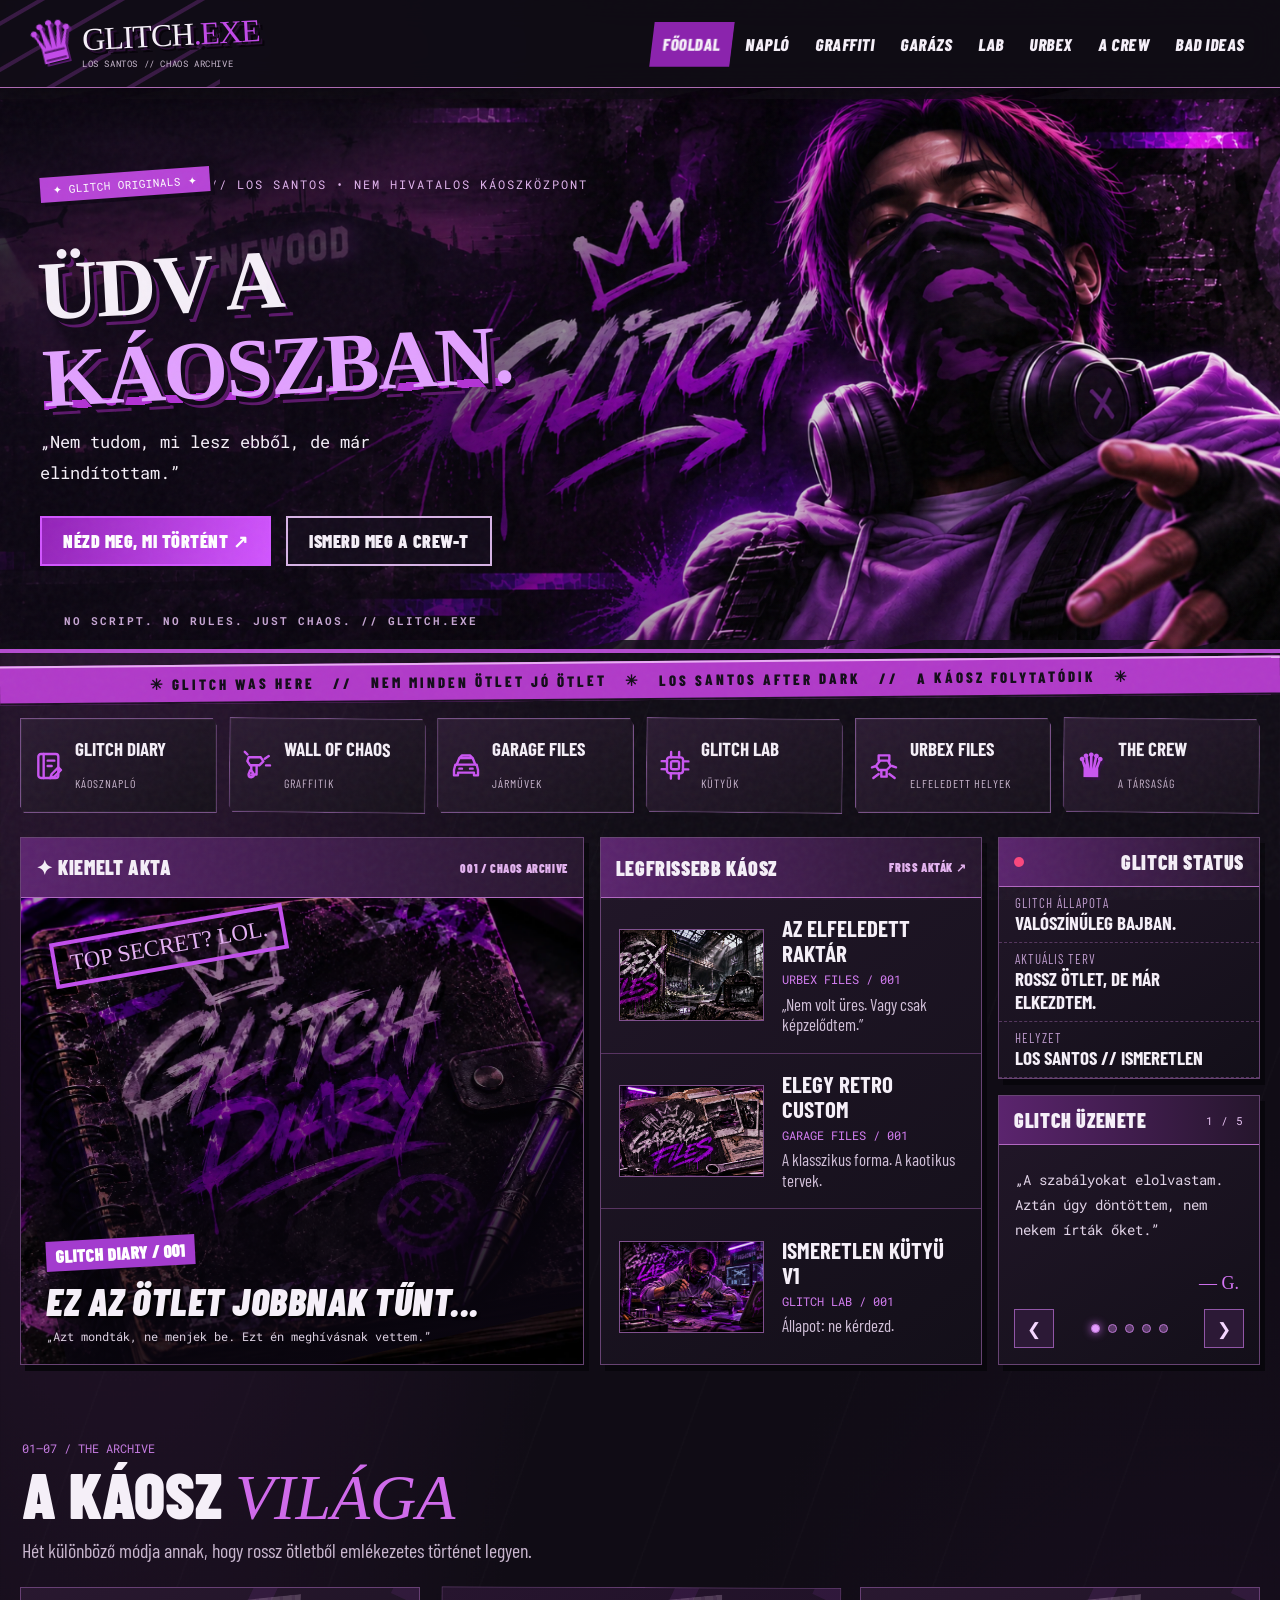
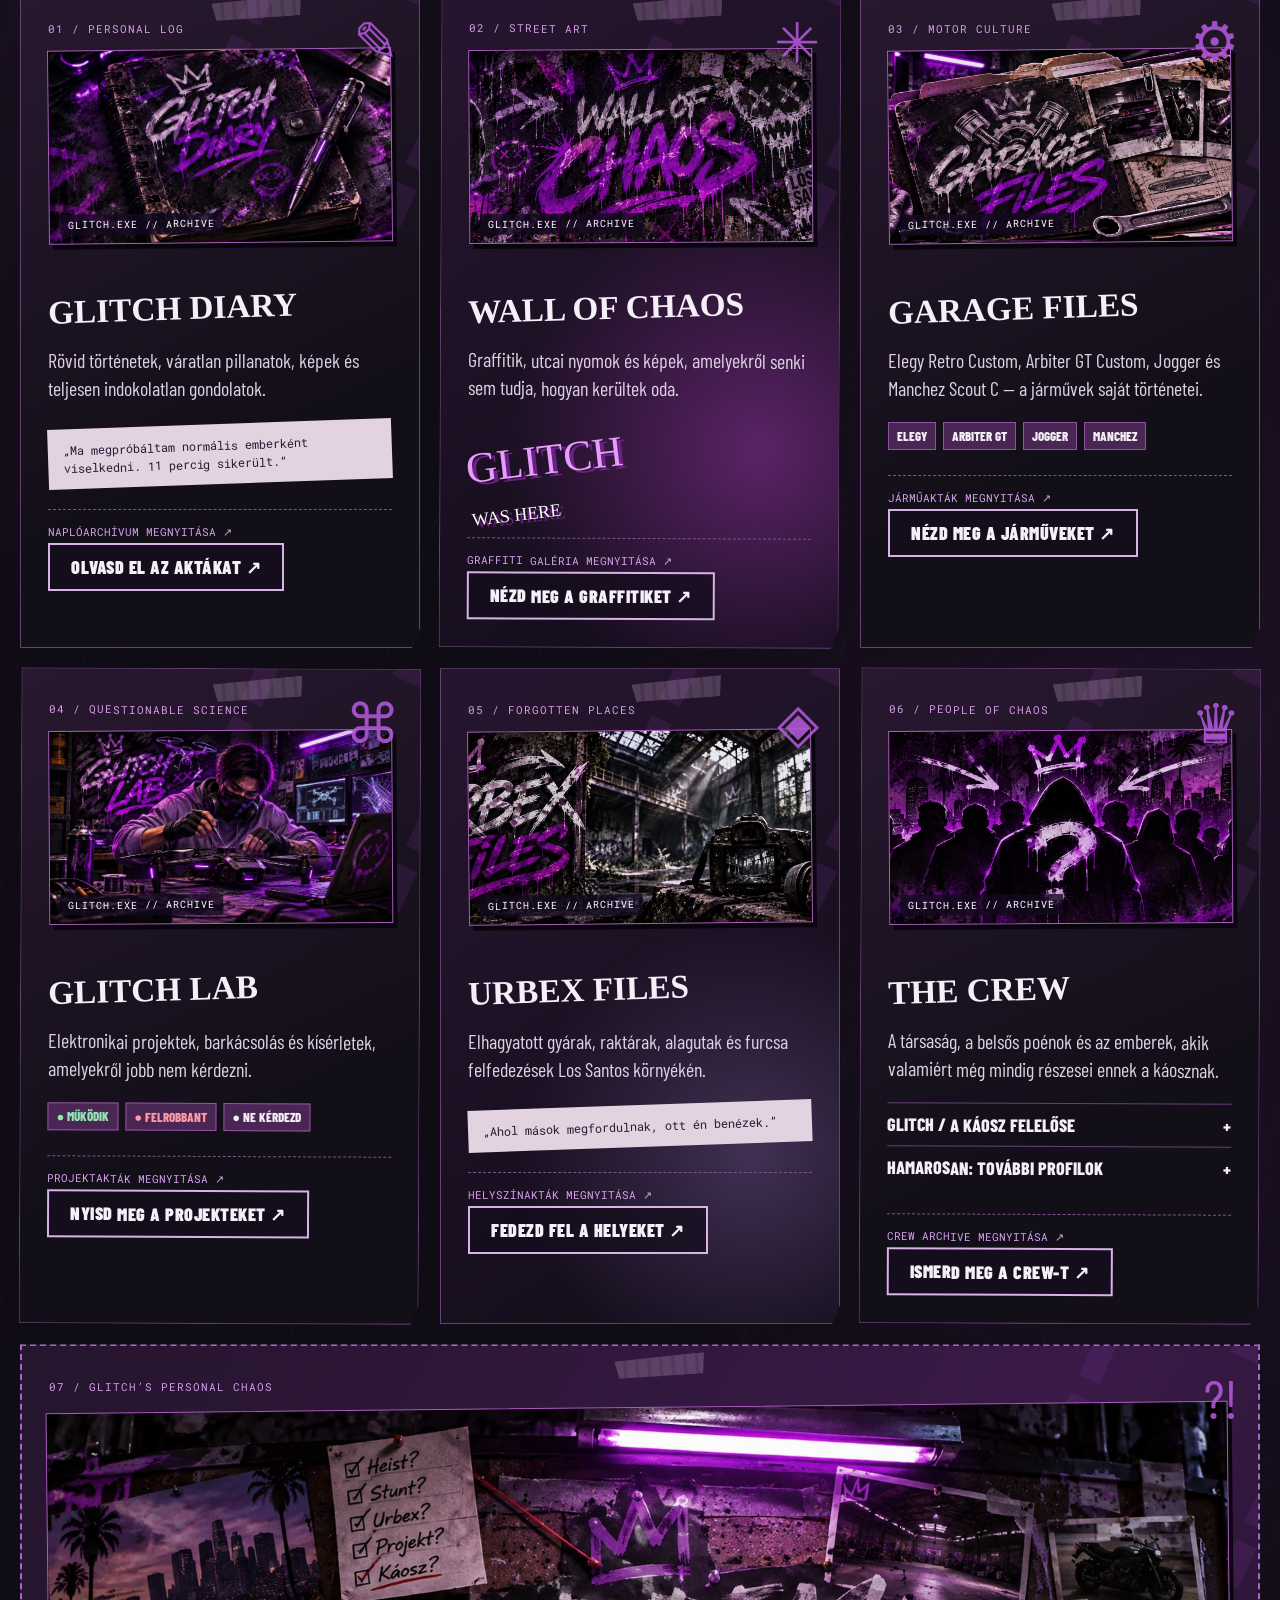
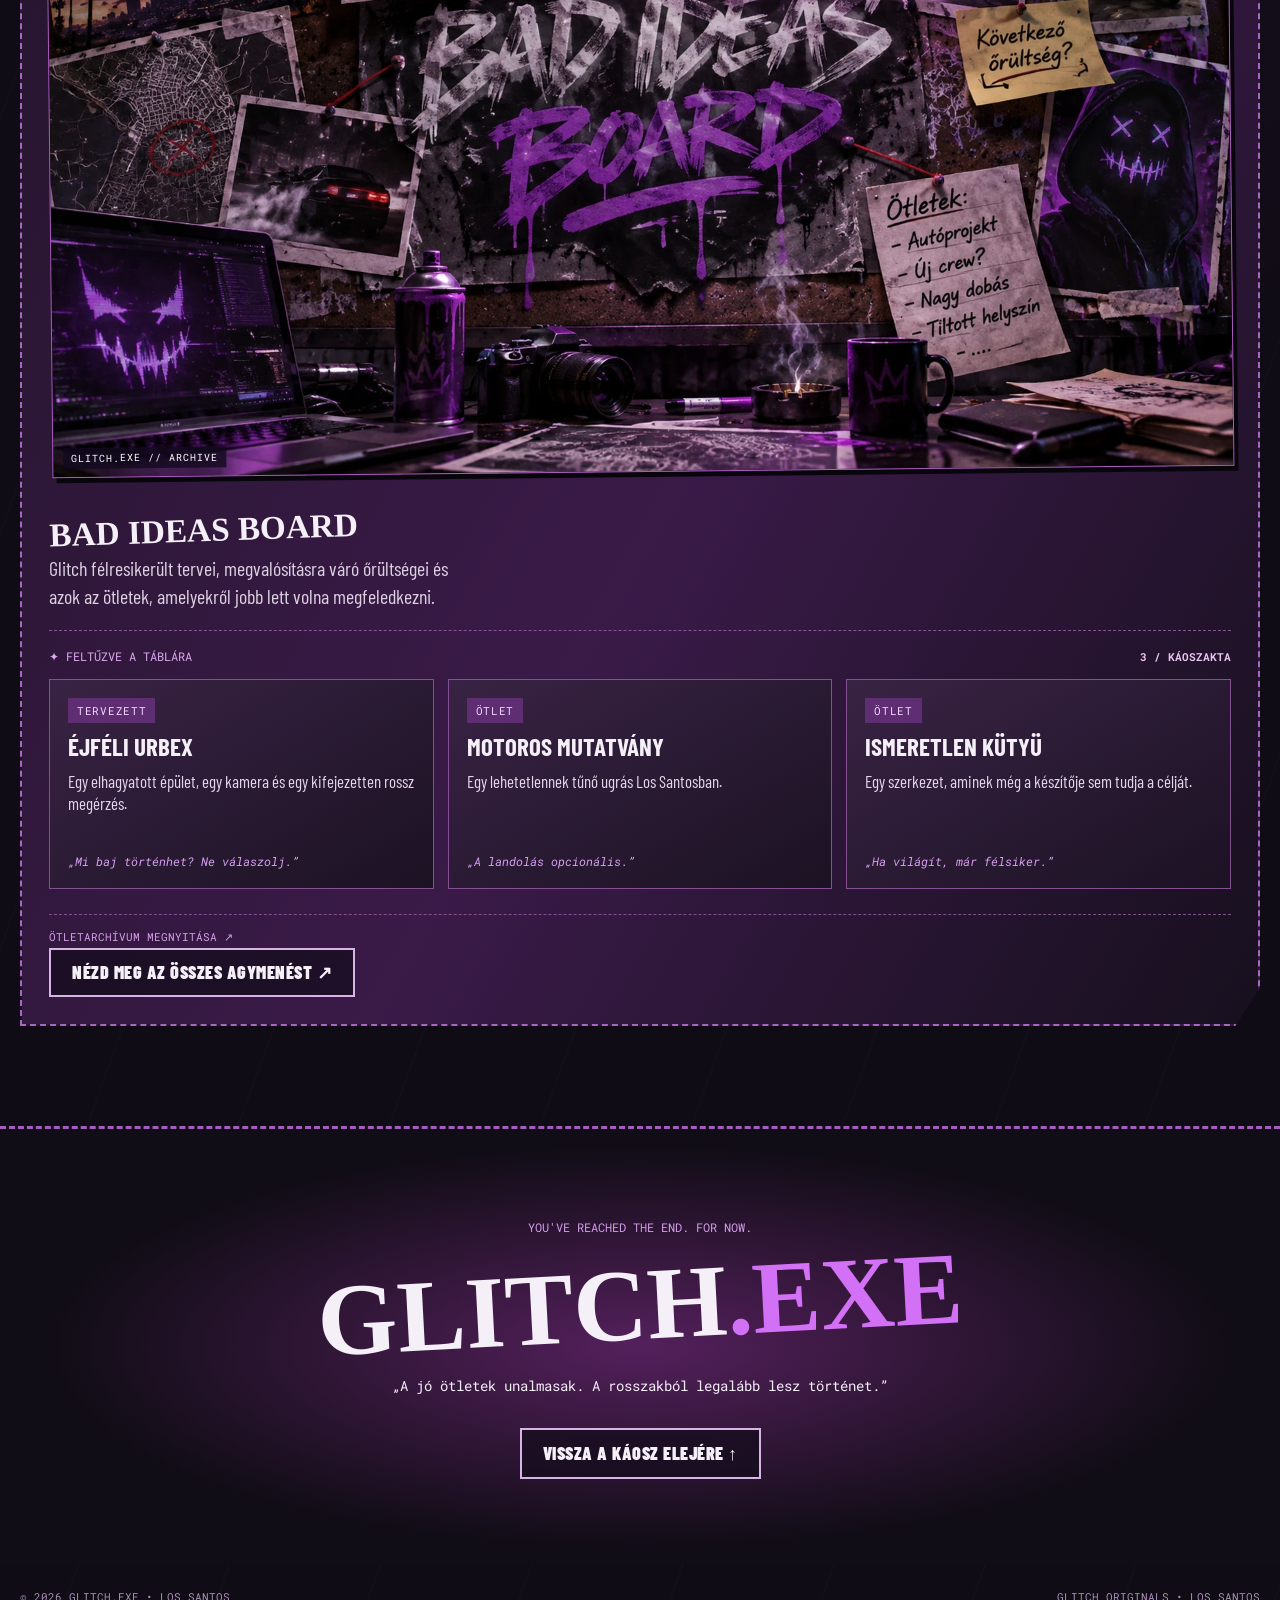
<file: index.html>
<!DOCTYPE html>
<html lang="hu"><head><meta charset="utf-8"/><meta content="width=device-width,initial-scale=1" name="viewport"/><meta content="#100b16" name="theme-color"/><meta content="GLITCH.EXE – Los Santos kaotikus digitális graffitifala. Napló, graffiti, járművek, urbex és a Crew." name="description"/><meta content="GLITCH.EXE — Üdv a káoszban" property="og:title"/><meta content="Egy kis káosz, graffiti, urbex és minden, ami nem volt jó ötlet." property="og:description"/><title>GLITCH.EXE | Üdv a káoszban</title><link href="assets/favicon.svg" rel="icon" type="image/svg+xml"/><link href="styles.css" rel="stylesheet"/></head><body><div class="spray spray-a"></div><div class="spray spray-b"></div><header class="topbar"><a class="brand" href="#home"><span class="crown">♛</span><span class="brandword">GLITCH<span>.EXE</span></span><small>LOS SANTOS // CHAOS ARCHIVE</small></a><button aria-expanded="false" aria-label="Menü megnyitása" class="menu-toggle">☰</button><nav aria-label="Fő navigáció" class="nav"><a href="#home">FŐOLDAL</a><a href="diary.html">NAPLÓ</a><a href="wall.html">GRAFFITI</a><a href="garage.html">GARÁZS</a><a href="lab.html">LAB</a><a href="urbex.html">URBEX</a><a href="crew.html">A CREW</a><a href="ideas.html">BAD IDEAS</a></nav></header><main><section class="hero torn" id="home"><div class="hero-noise"></div><div aria-hidden="true" class="hero-street"><span class="skyline-label">LOS SANTOS / AFTER DARK</span><span class="vinewood">VINEWOOD</span></div><div aria-hidden="true" class="hero-scratch">✕ ✕ ✕</div><div class="hero-copy"><span class="hero-sticker">✦ GLITCH ORIGINALS ✦</span><span class="eyebrow">// LOS SANTOS • NEM HIVATALOS KÁOSZKÖZPONT</span><h1>ÜDV A<br/><em>KÁOSZBAN.</em></h1><p>„Nem tudom, mi lesz ebből, de már elindítottam.”</p><div class="hero-actions"><a class="btn primary" href="#latest">NÉZD MEG, MI TÖRTÉNT ↗</a><a class="btn outline" href="crew.html">ISMERD MEG A CREW-T</a></div></div><div aria-hidden="true" class="hero-art"><div class="hero-graffiti">G<span>!</span></div><div class="moon"></div><div class="cityline"></div><div class="portrait"><div class="hair"></div><div class="face"></div><div class="mask">✕ ✕ ✕</div><div class="hood"></div></div><span class="tag tag-one">NO RULES</span><span class="tag tag-two">GLITCH WAS HERE</span></div><span class="hero-bottom">NO SCRIPT. NO RULES. JUST CHAOS. // GLITCH.EXE</span></section><div aria-label="Glitch üzenete" class="ticker"><div>✳ GLITCH WAS HERE   //   NEM MINDEN ÖTLET JÓ ÖTLET   ✳   LOS SANTOS AFTER DARK   //   A KÁOSZ FOLYTATÓDIK   ✳</div></div><section aria-label="Részlegek" class="category-strip"><a href="diary.html"><b><svg aria-hidden="true" viewbox="0 0 24 24"><rect height="18" rx="2" width="15" x="4" y="3"></rect><path d="M8 3v18M11 8h5M11 12h3"></path><path d="m14 18 5-5 2 2-5 5-3 1z"></path></svg></b><strong>GLITCH DIARY</strong><small>KÁOSZNAPLÓ</small></a><a href="wall.html"><b><svg aria-hidden="true" viewbox="0 0 24 24"><path d="M5 6h9l2 3-3 3H6L4 9zM7 12v4m4-4v7m-4 0h4M17 7l3-2M18 12h3M4 4 2 2"></path><path d="M6 16c0 1-1 2-1 3a2 2 0 0 0 4 0c0-1-2-3-2-3"></path></svg></b><strong>WALL OF CHAOS</strong><small>GRAFFITIK</small></a><a href="garage.html"><b><svg aria-hidden="true" viewbox="0 0 24 24"><path d="m5 11 2-5h10l2 5M4 11h16l1 4v4h-3v-2H6v2H3v-4zM7 14h2m6 0h2M7 6l2-2h6l2 2"></path></svg></b><strong>GARAGE FILES</strong><small>JÁRMŰVEK</small></a><a href="lab.html"><b><svg aria-hidden="true" viewbox="0 0 24 24"><rect height="12" rx="2" width="12" x="6" y="6"></rect><rect height="6" rx="1" width="6" x="9" y="9"></rect><path d="M9 2v4m6-4v4M9 18v4m6-4v4M2 9h4m-4 6h4m12-6h4m-4 6h4"></path></svg></b><strong>GLITCH LAB</strong><small>KÜTYÜK</small></a><a href="urbex.html"><b><svg aria-hidden="true" viewbox="0 0 24 24"><path d="M8 4h8v4H8zM9 8h6l2 4-3 3H8l-2-3zM10 15v5h4v-5M6 12l-3 1m15-1 3 1"></path><path d="m8 18-4 3m12-3 4 3"></path></svg></b><strong>URBEX FILES</strong><small>ELFELEDETT HELYEK</small></a><a href="crew.html"><b>♛</b><strong>THE CREW</strong><small>A TÁRSASÁG</small></a></section><section class="dashboard" id="latest"><div class="feature panel"><div class="panel-label">✦ KIEMELT AKTA <span>001 / CHAOS ARCHIVE</span></div><a aria-label="Legfrissebb Glitch Diary akta megnyitása" class="feature-image" href="diary.html#akta-001" id="featured-diary-link"><img alt="Glitch Diary – legfrissebb naplóbejegyzés" class="feature-cover-photo" loading="lazy" src="assets/diary-poster.webp"/><div class="feature-stamp">TOP SECRET? LOL.</div><div class="feature-copy"><span class="tape">GLITCH DIARY / 001</span><h2>EZ AZ ÖTLET<br/>JOBBNAK TŰNT...</h2><p>„Azt mondták, ne menjek be. Ezt én meghívásnak vettem.”</p></div></a></div><div class="latest panel"><div class="panel-label">LEGFRISSEBB KÁOSZ <span>FRISS AKTÁK ↗</span></div><a class="news" href="urbex.html#helyszin-001"><span class="thumb purple"><img alt="Elhagyatott raktár" loading="lazy" src="assets/urbex-poster.webp"/></span><span><strong>AZ ELFELEDETT RAKTÁR</strong><small>URBEX FILES / 001</small><em>„Nem volt üres. Vagy csak képzelődtem.”</em></span></a><a class="news" href="garage.html#elegy-retro-custom"><span class="thumb magenta"><img alt="Autó a garázsban" loading="lazy" src="assets/garage-poster.webp"/></span><span><strong>ELEGY RETRO CUSTOM</strong><small>GARAGE FILES / 001</small><em>A klasszikus forma. A kaotikus tervek.</em></span></a><a class="news" href="lab.html#ismeretlen-kutyu-v1"><span class="thumb blue"><img alt="Elektronikai műhely" loading="lazy" src="assets/lab-poster.webp"/></span><span><strong>ISMERETLEN KÜTYÜ V1</strong><small>GLITCH LAB / 001</small><em>Állapot: ne kérdezd.</em></span></a></div><aside class="sidebar"><div class="panel status"><div class="panel-label"><span class="dot"></span> GLITCH STATUS</div><p><small>GLITCH ÁLLAPOTA</small><strong>VALÓSZÍNŰLEG BAJBAN.</strong></p><p><small>AKTUÁLIS TERV</small><strong>ROSSZ ÖTLET, DE MÁR ELKEZDTEM.</strong></p><p><small>HELYZET</small><strong>LOS SANTOS // ISMERETLEN</strong></p></div><div class="panel mini"><div class="panel-label">GLITCH ÜZENETE <span aria-live="polite" id="quote-count">1 / 5</span></div><blockquote aria-live="polite" id="glitch-quote">„A szabályokat elolvastam. Aztán úgy döntöttem, nem nekem írták őket.”</blockquote><span class="signature">— G.</span><div class="quote-controls"><button aria-label="Előző üzenet" id="quote-prev" type="button">❮</button><div aria-label="Üzenet választása" class="quote-dots" id="quote-dots"></div><button aria-label="Következő üzenet" id="quote-next" type="button">❯</button></div></div></aside></section><div class="section-head"><span>01—07 / THE ARCHIVE</span><h2>A KÁOSZ <em>VILÁGA</em></h2><p>Hét különböző módja annak, hogy rossz ötletből emlékezetes történet legyen.</p></div><section class="archive-grid"><article class="archive-card diary" id="diary"><span class="index">01 / PERSONAL LOG</span><div class="archive-visual"><img alt="Egy összefirkált napló és polaroidok" loading="lazy" src="assets/diary-poster.webp"/></div><div class="big-icon">✎</div><h3>GLITCH DIARY</h3><p>Rövid történetek, váratlan pillanatok, képek és teljesen indokolatlan gondolatok.</p><div class="paper-note">„Ma megpróbáltam normális emberként viselkedni. 11 percig sikerült.”</div><a class="archive-foot diary-open-link" href="diary.html">NAPLÓARCHÍVUM MEGNYITÁSA ↗</a><a class="btn outline archive-card-button" href="diary.html">OLVASD EL AZ AKTÁKAT ↗</a></article><article class="archive-card wall" id="wall"><span class="index">02 / STREET ART</span><div class="archive-visual"><img alt="Lila GLITCH graffiti egy falon" loading="lazy" src="assets/wall-poster.webp"/></div><div class="big-icon">✳</div><h3>WALL OF CHAOS</h3><p>Graffitik, utcai nyomok és képek, amelyekről senki sem tudja, hogyan kerültek oda.</p><div class="graffiti-mark">GLITCH<br/><small>WAS HERE</small></div><a class="archive-foot" href="wall.html">GRAFFITI GALÉRIA MEGNYITÁSA ↗</a><a class="btn outline archive-card-button" href="wall.html">NÉZD MEG A GRAFFITIKET ↗</a></article><article class="archive-card garage" id="garage"><span class="index">03 / MOTOR CULTURE</span><div class="archive-visual"><img alt="Lila sportautó az éjszakai garázsban" loading="lazy" src="assets/garage-poster.webp"/></div><div class="big-icon">⚙</div><h3>GARAGE FILES</h3><p>Elegy Retro Custom, Arbiter GT Custom, Jogger és Manchez Scout C — a járművek saját történetei.</p><div class="chips"><span>ELEGY</span><span>ARBITER GT</span><span>JOGGER</span><span>MANCHEZ</span></div><a class="archive-foot" href="garage.html">JÁRMŰAKTÁK MEGNYITÁSA ↗</a><a class="btn outline archive-card-button" href="garage.html">NÉZD MEG A JÁRMŰVEKET ↗</a></article><article class="archive-card lab" id="lab"><span class="index">04 / QUESTIONABLE SCIENCE</span><div class="archive-visual"><img alt="Elektronikai barkácsműhely" loading="lazy" src="assets/lab-poster.webp"/></div><div class="big-icon">⌘</div><h3>GLITCH LAB</h3><p>Elektronikai projektek, barkácsolás és kísérletek, amelyekről jobb nem kérdezni.</p><div class="statuses"><span>● MŰKÖDIK</span><span>● FELROBBANT</span><span>● NE KÉRDEZD</span></div><a class="archive-foot" href="lab.html">PROJEKTAKTÁK MEGNYITÁSA ↗</a><a class="btn outline archive-card-button" href="lab.html">NYISD MEG A PROJEKTEKET ↗</a></article><article class="archive-card urbex" id="urbex"><span class="index">05 / FORGOTTEN PLACES</span><div class="archive-visual"><img alt="Elhagyatott raktár éjszaka" loading="lazy" src="assets/urbex-poster.webp"/></div><div class="big-icon">◈</div><h3>URBEX FILES</h3><p>Elhagyatott gyárak, raktárak, alagutak és furcsa felfedezések Los Santos környékén.</p><div class="paper-note">„Ahol mások megfordulnak, ott én benézek.”</div><a class="archive-foot" href="urbex.html">HELYSZÍNAKTÁK MEGNYITÁSA ↗</a><a class="btn outline archive-card-button" href="urbex.html">FEDEZD FEL A HELYEKET ↗</a></article><article class="archive-card crew" id="crew"><span class="index">06 / PEOPLE OF CHAOS</span><div class="archive-visual"><img alt="Tépett plakátokból álló Crew kollázs" loading="lazy" src="assets/crew-poster.webp"/></div><div class="big-icon">♛</div><h3>THE CREW</h3><p>A társaság, a belsős poénok és az emberek, akik valamiért még mindig részesei ennek a káosznak.</p><details><summary>GLITCH / A KÁOSZ FELELŐSE <span>+</span></summary><p>Ötletgyáros, örök bajkeverő, kütyümániás. A legtöbb tervet ő találja ki. Ez nem feltétlenül jó hír.</p></details><details><summary>HAMAROSAN: TOVÁBBI PROFILOK <span>+</span></summary><p>A Crew tagjai saját, lenyitható újságpapíros profilokat kapnak.</p></details><a class="archive-foot" href="crew.html">CREW ARCHIVE MEGNYITÁSA ↗</a><a class="btn outline archive-card-button" href="crew.html">ISMERD MEG A CREW-T ↗</a></article><article class="archive-card ideas" id="ideas"><span class="index">07 / GLITCH’S PERSONAL CHAOS</span><div class="archive-visual"><img alt="Összefirkált ötlettábla" loading="lazy" src="assets/ideas-poster.webp"/></div><div class="big-icon">?!</div><h3>BAD IDEAS BOARD</h3><p>Glitch félresikerült tervei, megvalósításra váró őrültségei és azok az ötletek, amelyekről jobb lett volna megfeledkezni.</p><div class="idea-preview-heading"><span>✦ FELTŰZVE A TÁBLÁRA</span><strong>3 / KÁOSZAKTA</strong></div><div class="idea-preview-grid"><a class="idea-preview-card" href="ideas.html#ejjeli-urbex"><span class="idea-preview-status">TERVEZETT</span><strong>ÉJFÉLI URBEX</strong><p>Egy elhagyatott épület, egy kamera és egy kifejezetten rossz megérzés.</p><em>„Mi baj történhet? Ne válaszolj.”</em></a><a class="idea-preview-card" href="ideas.html#motoros-mutatvany"><span class="idea-preview-status">ÖTLET</span><strong>MOTOROS MUTATVÁNY</strong><p>Egy lehetetlennek tűnő ugrás Los Santosban.</p><em>„A landolás opcionális.”</em></a><a class="idea-preview-card" href="ideas.html#kutyu-teszt"><span class="idea-preview-status">ÖTLET</span><strong>ISMERETLEN KÜTYÜ</strong><p>Egy szerkezet, aminek még a készítője sem tudja a célját.</p><em>„Ha világít, már félsiker.”</em></a></div><a class="archive-foot" href="ideas.html">ÖTLETARCHÍVUM MEGNYITÁSA ↗</a><a class="btn outline archive-card-button" href="ideas.html">NÉZD MEG AZ ÖSSZES AGYMENÉST ↗</a></article></section><section class="closing"><span>YOU'VE REACHED THE END. FOR NOW.</span><h2>GLITCH<span>.EXE</span></h2><p>„A jó ötletek unalmasak. A rosszakból legalább lesz történet.”</p><a class="btn outline" href="#home">VISSZA A KÁOSZ ELEJÉRE ↑</a></section></main><footer><span>© <span id="year"></span> GLITCH.EXE • LOS SANTOS</span><span>GLITCH ORIGINALS • LOS SANTOS</span></footer><script defer="" src="script.js"></script></body></html>
</file>
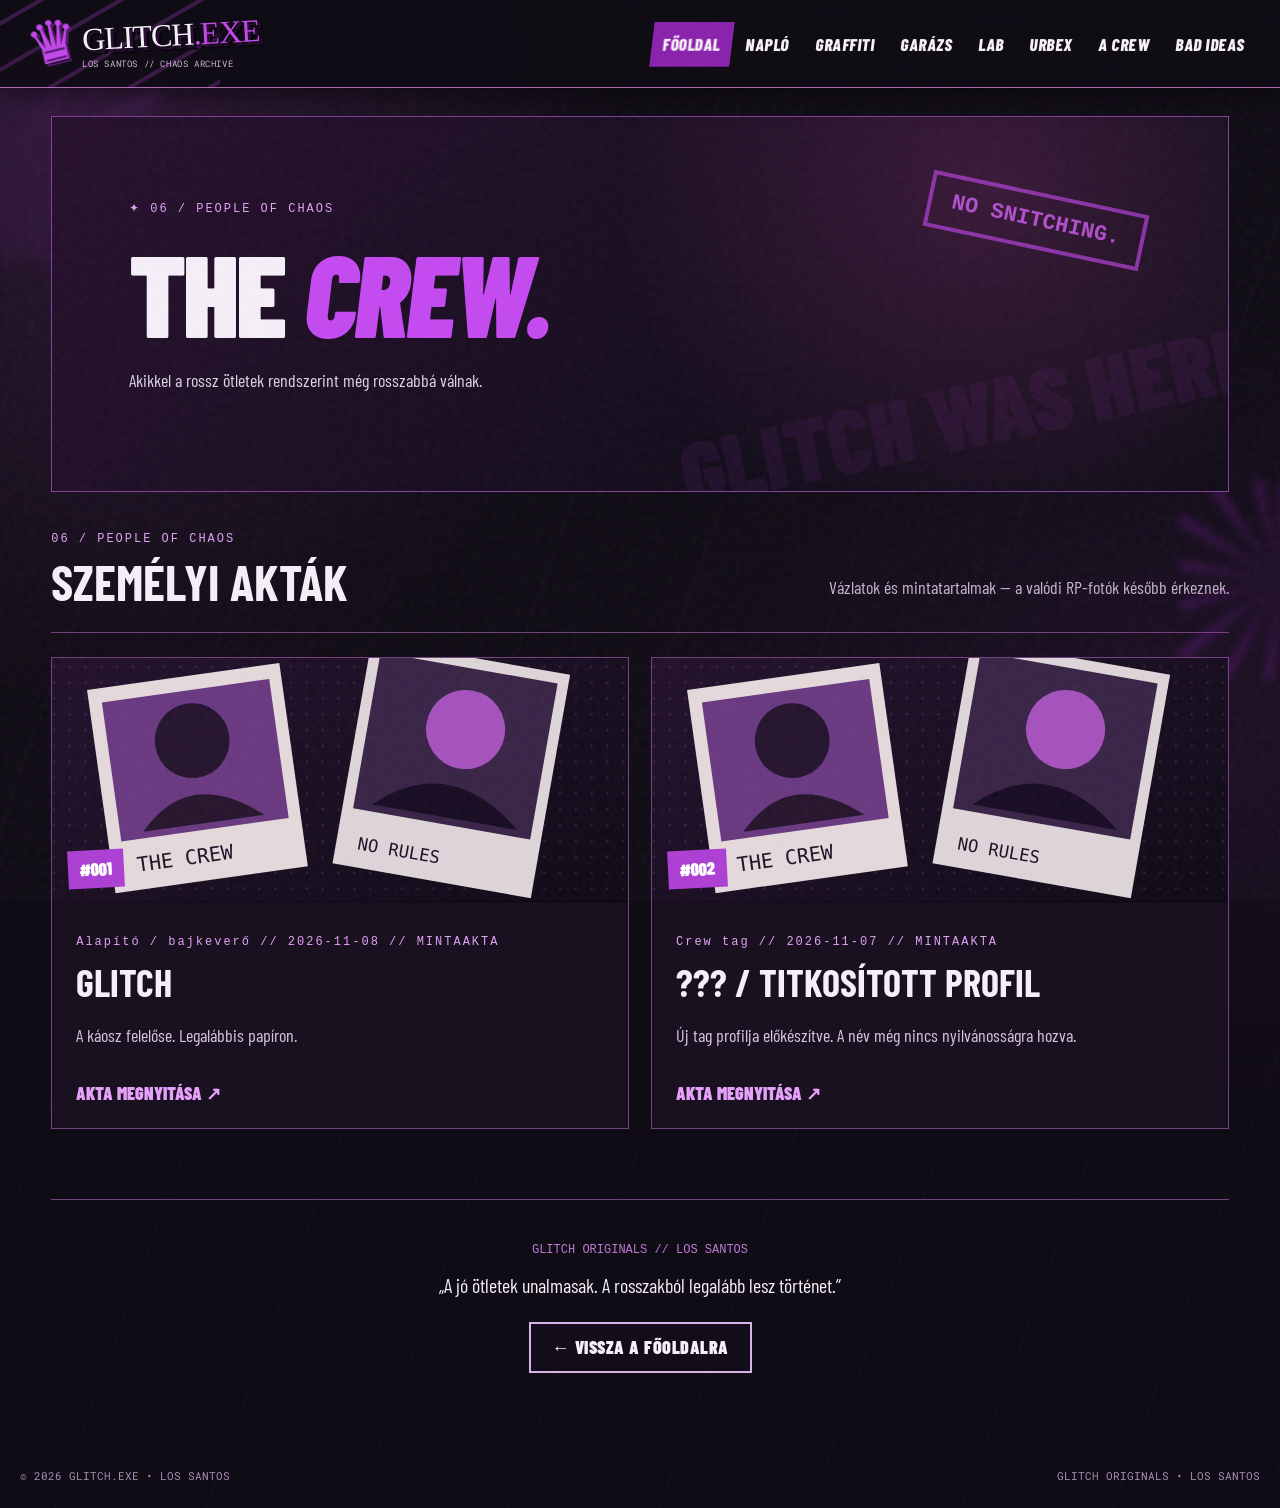
<file: crew.html>
<!doctype html><html lang="hu"><head><meta charset="utf-8"><meta name="viewport" content="width=device-width,initial-scale=1"><meta name="theme-color" content="#100b16"><title>THE CREW | GLITCH.EXE</title><link rel="icon" href="assets/favicon.svg" type="image/svg+xml"><link rel="stylesheet" href="styles.css"><link rel="stylesheet" href="diary.css"><link rel="stylesheet" href="crew.css"></head><body><div class="spray spray-a"></div><div class="spray spray-b"></div><header class="topbar"><a class="brand" href="index.html#home"><span class="crown">♛</span><span class="brandword">GLITCH<span>.EXE</span></span><small>LOS SANTOS // CHAOS ARCHIVE</small></a><button class="menu-toggle" aria-label="Menü megnyitása" aria-expanded="false">☰</button><nav class="nav" aria-label="Fő navigáció"><a href="index.html#home">FŐOLDAL</a><a href="diary.html">NAPLÓ</a><a href="wall.html">GRAFFITI</a><a href="garage.html">GARÁZS</a><a href="lab.html">LAB</a><a href="urbex.html">URBEX</a><a href="crew.html">A CREW</a><a href="ideas.html">BAD IDEAS</a></nav></header><main class="diary-page crew-page"><section class="diary-intro crew-intro"><span class="diary-eyebrow">✦ 06 / PEOPLE OF CHAOS</span><h1>THE <em>CREW.</em></h1><p>Akikkel a rossz ötletek rendszerint még rosszabbá válnak.</p><div class="diary-intro-stamp">NO SNITCHING.</div></section><section id="crew-archive" class="diary-archive"><div class="diary-heading"><div><span>06 / PEOPLE OF CHAOS</span><h2>SZEMÉLYI AKTÁK</h2></div><p>Vázlatok és mintatartalmak — a valódi RP-fotók később érkeznek.</p></div><div id="crew-list" class="diary-list"><p>Akták betöltése…</p></div></section><section id="crew-detail" class="diary-detail" hidden><button type="button" id="crew-back" class="diary-back">← VISSZA A CREW-HOZ</button><div id="crew-article"></div></section><section class="diary-outro"><span>GLITCH ORIGINALS // LOS SANTOS</span><p>„A jó ötletek unalmasak. A rosszakból legalább lesz történet.”</p><a class="btn outline" href="index.html#latest">← VISSZA A FŐOLDALRA</a></section></main><footer><span>© <span id="year"></span> GLITCH.EXE • LOS SANTOS</span><span>GLITCH ORIGINALS • LOS SANTOS</span></footer><script src="script.js" defer></script><script src="crew.js" defer></script></body></html>
</file>
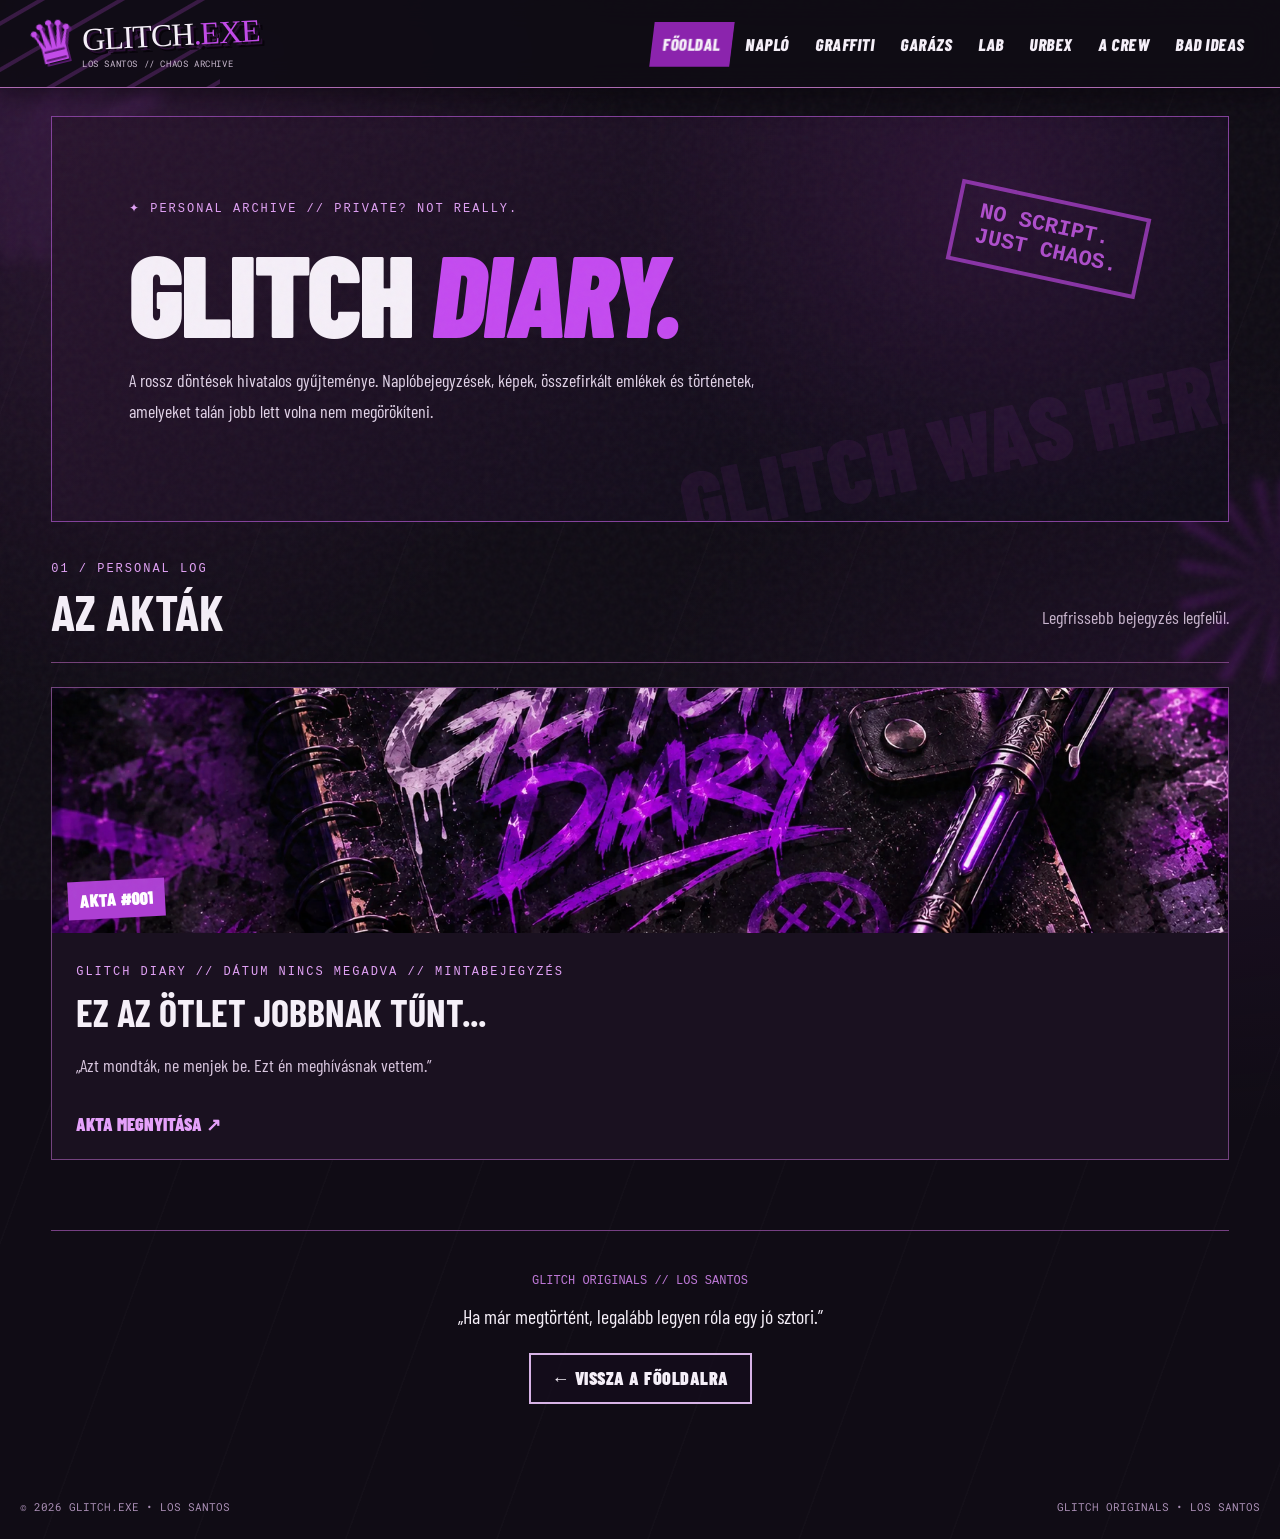
<file: diary.html>
<!doctype html><html lang="hu"><head><meta charset="utf-8"><meta name="viewport" content="width=device-width,initial-scale=1"><meta name="theme-color" content="#100b16"><meta name="description" content="GLITCH DIARY – A káosznapló aktái és történetei."><title>GLITCH DIARY | GLITCH.EXE</title><link rel="icon" href="assets/favicon.svg" type="image/svg+xml"><link rel="stylesheet" href="styles.css"><link rel="stylesheet" href="diary.css"></head><body><div class="spray spray-a"></div><div class="spray spray-b"></div><header class="topbar"><a class="brand" href="index.html#home"><span class="crown">♛</span><span class="brandword">GLITCH<span>.EXE</span></span><small>LOS SANTOS // CHAOS ARCHIVE</small></a><button class="menu-toggle" aria-label="Menü megnyitása" aria-expanded="false">☰</button><nav class="nav" aria-label="Fő navigáció"><a href="index.html#home">FŐOLDAL</a><a href="diary.html" aria-current="page">NAPLÓ</a><a href="wall.html">GRAFFITI</a><a href="garage.html">GARÁZS</a><a href="lab.html">LAB</a><a href="urbex.html">URBEX</a><a href="crew.html">A CREW</a><a href="ideas.html">BAD IDEAS</a></nav></header><main class="diary-page"><section class="diary-intro"><span class="diary-eyebrow">✦ PERSONAL ARCHIVE // PRIVATE? NOT REALLY.</span><h1>GLITCH <em>DIARY.</em></h1><p>A rossz döntések hivatalos gyűjteménye. Naplóbejegyzések, képek, összefirkált emlékek és történetek, amelyeket talán jobb lett volna nem megörökíteni.</p><div class="diary-intro-stamp">NO SCRIPT.<br>JUST CHAOS.</div></section><section id="diary-archive" class="diary-archive"><div class="diary-heading"><div><span>01 / PERSONAL LOG</span><h2>AZ AKTÁK</h2></div><p>Legfrissebb bejegyzés legfelül.</p></div><div id="diary-list" class="diary-list"><p>Akták betöltése…</p></div></section><section id="diary-detail" class="diary-detail" hidden><button type="button" id="diary-back" class="diary-back">← VISSZA AZ AKTÁKHOZ</button><div id="diary-article"></div></section><section class="diary-outro"><span>GLITCH ORIGINALS // LOS SANTOS</span><p>„Ha már megtörtént, legalább legyen róla egy jó sztori.”</p><a class="btn outline" href="index.html#latest">← VISSZA A FŐOLDALRA</a></section></main><footer><span>© <span id="year"></span> GLITCH.EXE • LOS SANTOS</span><span>GLITCH ORIGINALS • LOS SANTOS</span></footer><script src="script.js" defer></script><script src="diary.js" defer></script></body></html>
</file>
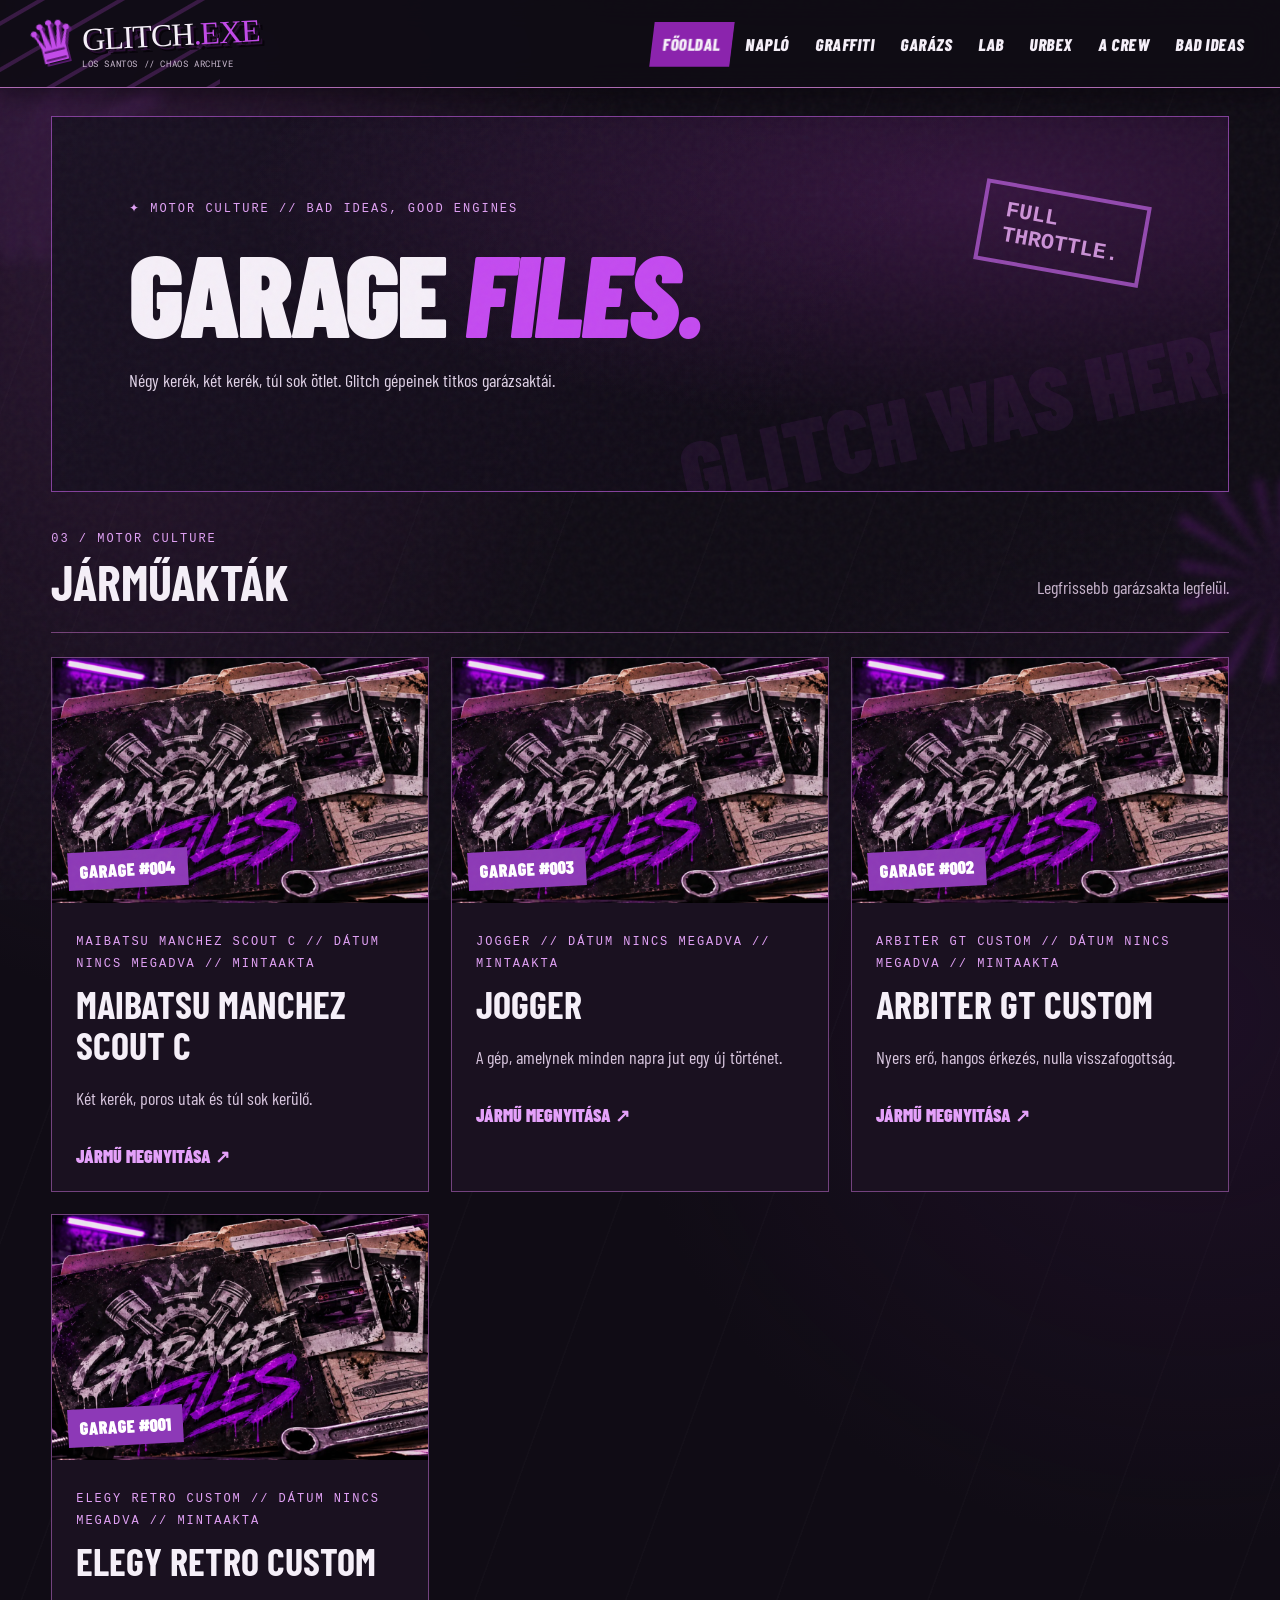
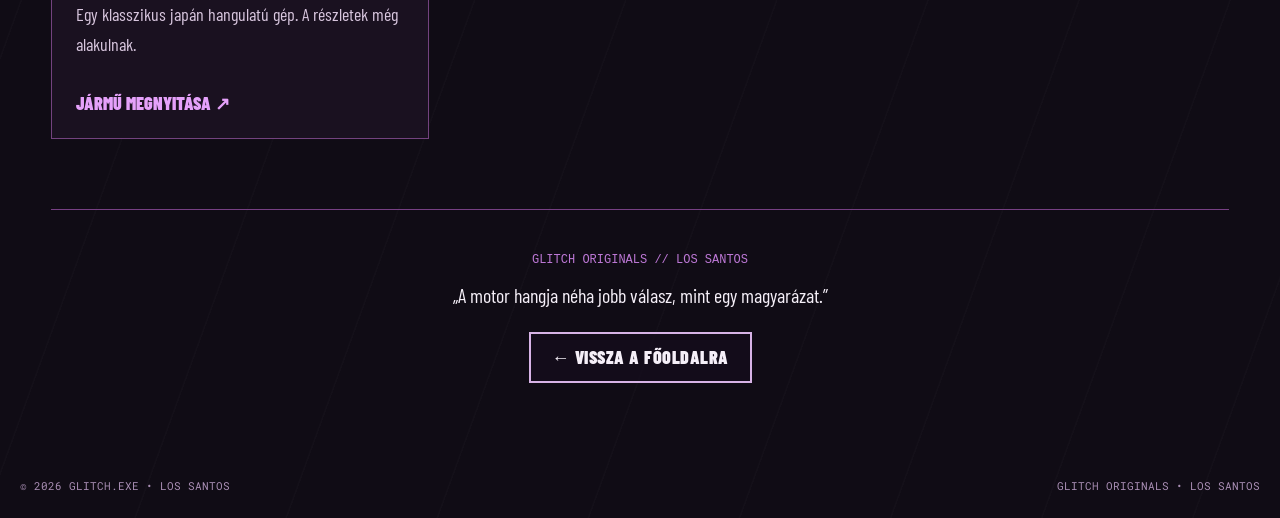
<file: garage.html>
<!doctype html><html lang="hu"><head><meta charset="utf-8"><meta name="viewport" content="width=device-width,initial-scale=1"><meta name="theme-color" content="#100b16"><meta name="description" content="GARAGE FILES – Glitch autóinak és motorjainak aktái."><title>GARAGE FILES | GLITCH.EXE</title><link rel="icon" href="assets/favicon.svg" type="image/svg+xml"><link rel="stylesheet" href="styles.css"><link rel="stylesheet" href="diary.css"><link rel="stylesheet" href="garage.css"></head><body><div class="spray spray-a"></div><div class="spray spray-b"></div><header class="topbar"><a class="brand" href="index.html#home"><span class="crown">♛</span><span class="brandword">GLITCH<span>.EXE</span></span><small>LOS SANTOS // CHAOS ARCHIVE</small></a><button class="menu-toggle" aria-label="Menü megnyitása" aria-expanded="false">☰</button><nav class="nav" aria-label="Fő navigáció"><a href="index.html#home">FŐOLDAL</a><a href="diary.html">NAPLÓ</a><a href="wall.html">GRAFFITI</a><a href="garage.html" aria-current="page">GARÁZS</a><a href="lab.html">LAB</a><a href="urbex.html">URBEX</a><a href="crew.html">A CREW</a><a href="ideas.html">BAD IDEAS</a></nav></header><main class="diary-page garage-page"><section class="diary-intro garage-intro"><span class="diary-eyebrow">✦ MOTOR CULTURE // BAD IDEAS, GOOD ENGINES</span><h1>GARAGE <em>FILES.</em></h1><p>Négy kerék, két kerék, túl sok ötlet. Glitch gépeinek titkos garázsaktái.</p><div class="diary-intro-stamp">FULL<br>THROTTLE.</div></section><section id="garage-archive" class="diary-archive"><div class="diary-heading"><div><span>03 / MOTOR CULTURE</span><h2>JÁRMŰAKTÁK</h2></div><p>Legfrissebb garázsakta legfelül.</p></div><div id="garage-list" class="diary-list"><p>Járművek betöltése…</p></div></section><section id="garage-detail" class="diary-detail" hidden><button type="button" id="garage-back" class="diary-back">← VISSZA A GARÁZSHOZ</button><div id="garage-article"></div></section><section class="diary-outro"><span>GLITCH ORIGINALS // LOS SANTOS</span><p>„A motor hangja néha jobb válasz, mint egy magyarázat.”</p><a class="btn outline" href="index.html#latest">← VISSZA A FŐOLDALRA</a></section></main><footer><span>© <span id="year"></span> GLITCH.EXE • LOS SANTOS</span><span>GLITCH ORIGINALS • LOS SANTOS</span></footer><script src="script.js" defer></script><script src="garage.js" defer></script></body></html>
</file>
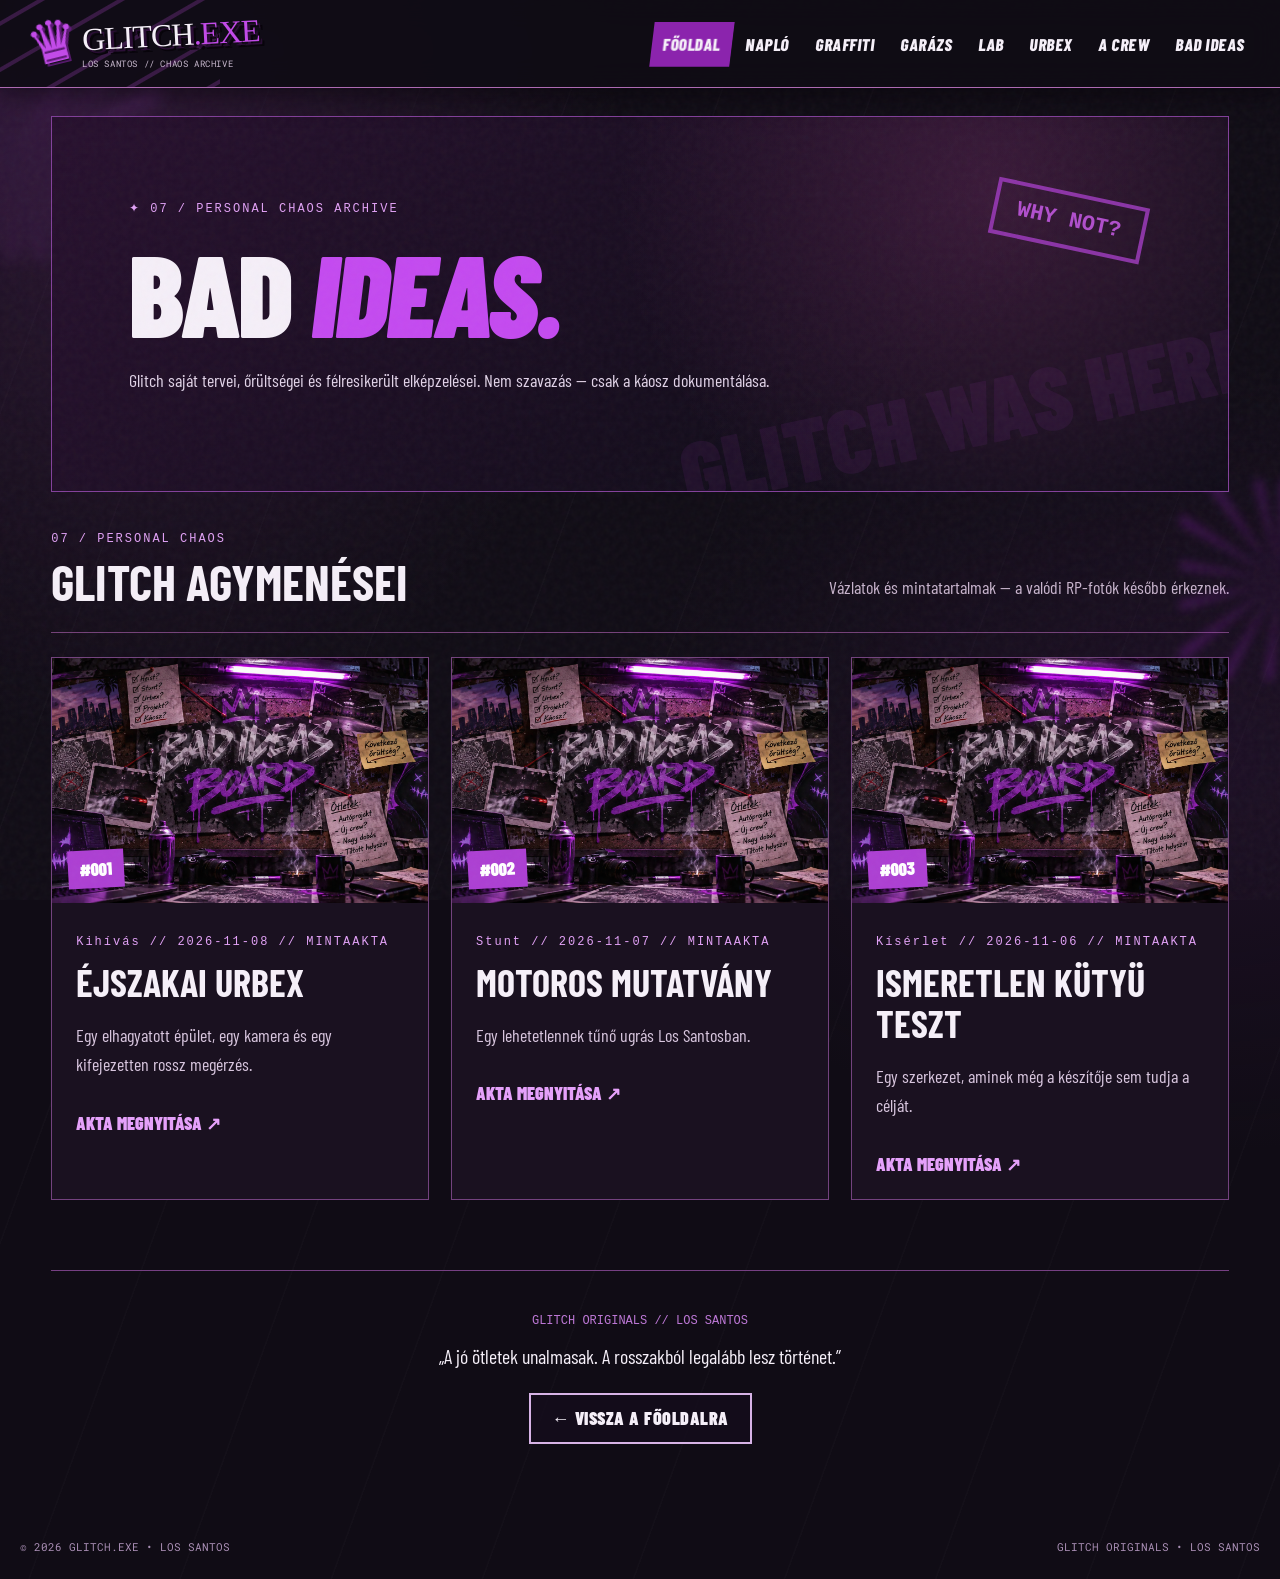
<file: ideas.html>
<!DOCTYPE html>
<html lang="hu"><head><meta charset="utf-8"/><meta content="width=device-width,initial-scale=1" name="viewport"/><meta content="#100b16" name="theme-color"/><title>BAD IDEAS BOARD | GLITCH.EXE</title><link href="assets/favicon.svg" rel="icon" type="image/svg+xml"/><link href="styles.css" rel="stylesheet"/><link href="diary.css" rel="stylesheet"/><link href="ideas.css" rel="stylesheet"/></head><body><div class="spray spray-a"></div><div class="spray spray-b"></div><header class="topbar"><a class="brand" href="index.html#home"><span class="crown">♛</span><span class="brandword">GLITCH<span>.EXE</span></span><small>LOS SANTOS // CHAOS ARCHIVE</small></a><button aria-expanded="false" aria-label="Menü megnyitása" class="menu-toggle">☰</button><nav aria-label="Fő navigáció" class="nav"><a href="index.html#home">FŐOLDAL</a><a href="diary.html">NAPLÓ</a><a href="wall.html">GRAFFITI</a><a href="garage.html">GARÁZS</a><a href="lab.html">LAB</a><a href="urbex.html">URBEX</a><a href="crew.html">A CREW</a><a href="ideas.html">BAD IDEAS</a></nav></header><main class="diary-page ideas-page"><section class="diary-intro ideas-intro"><span class="diary-eyebrow">✦ 07 / PERSONAL CHAOS ARCHIVE</span><h1>BAD <em>IDEAS.</em></h1><p>Glitch saját tervei, őrültségei és félresikerült elképzelései. Nem szavazás — csak a káosz dokumentálása.</p><div class="diary-intro-stamp">WHY NOT?</div></section><section class="diary-archive" id="ideas-archive"><div class="diary-heading"><div><span>07 / PERSONAL CHAOS</span><h2>GLITCH AGYMENÉSEI</h2></div><p>Vázlatok és mintatartalmak — a valódi RP-fotók később érkeznek.</p></div><div class="diary-list" id="ideas-list"><p>Akták betöltése…</p></div></section><section class="diary-detail" hidden="" id="ideas-detail"><button class="diary-back" id="ideas-back" type="button">← VISSZA AZ ÖTLETEKHEZ</button><div id="ideas-article"></div></section><section class="diary-outro"><span>GLITCH ORIGINALS // LOS SANTOS</span><p>„A jó ötletek unalmasak. A rosszakból legalább lesz történet.”</p><a class="btn outline" href="index.html#latest">← VISSZA A FŐOLDALRA</a></section></main><footer><span>© <span id="year"></span> GLITCH.EXE • LOS SANTOS</span><span>GLITCH ORIGINALS • LOS SANTOS</span></footer><script defer="" src="script.js"></script><script defer="" src="ideas.js"></script></body></html>
</file>
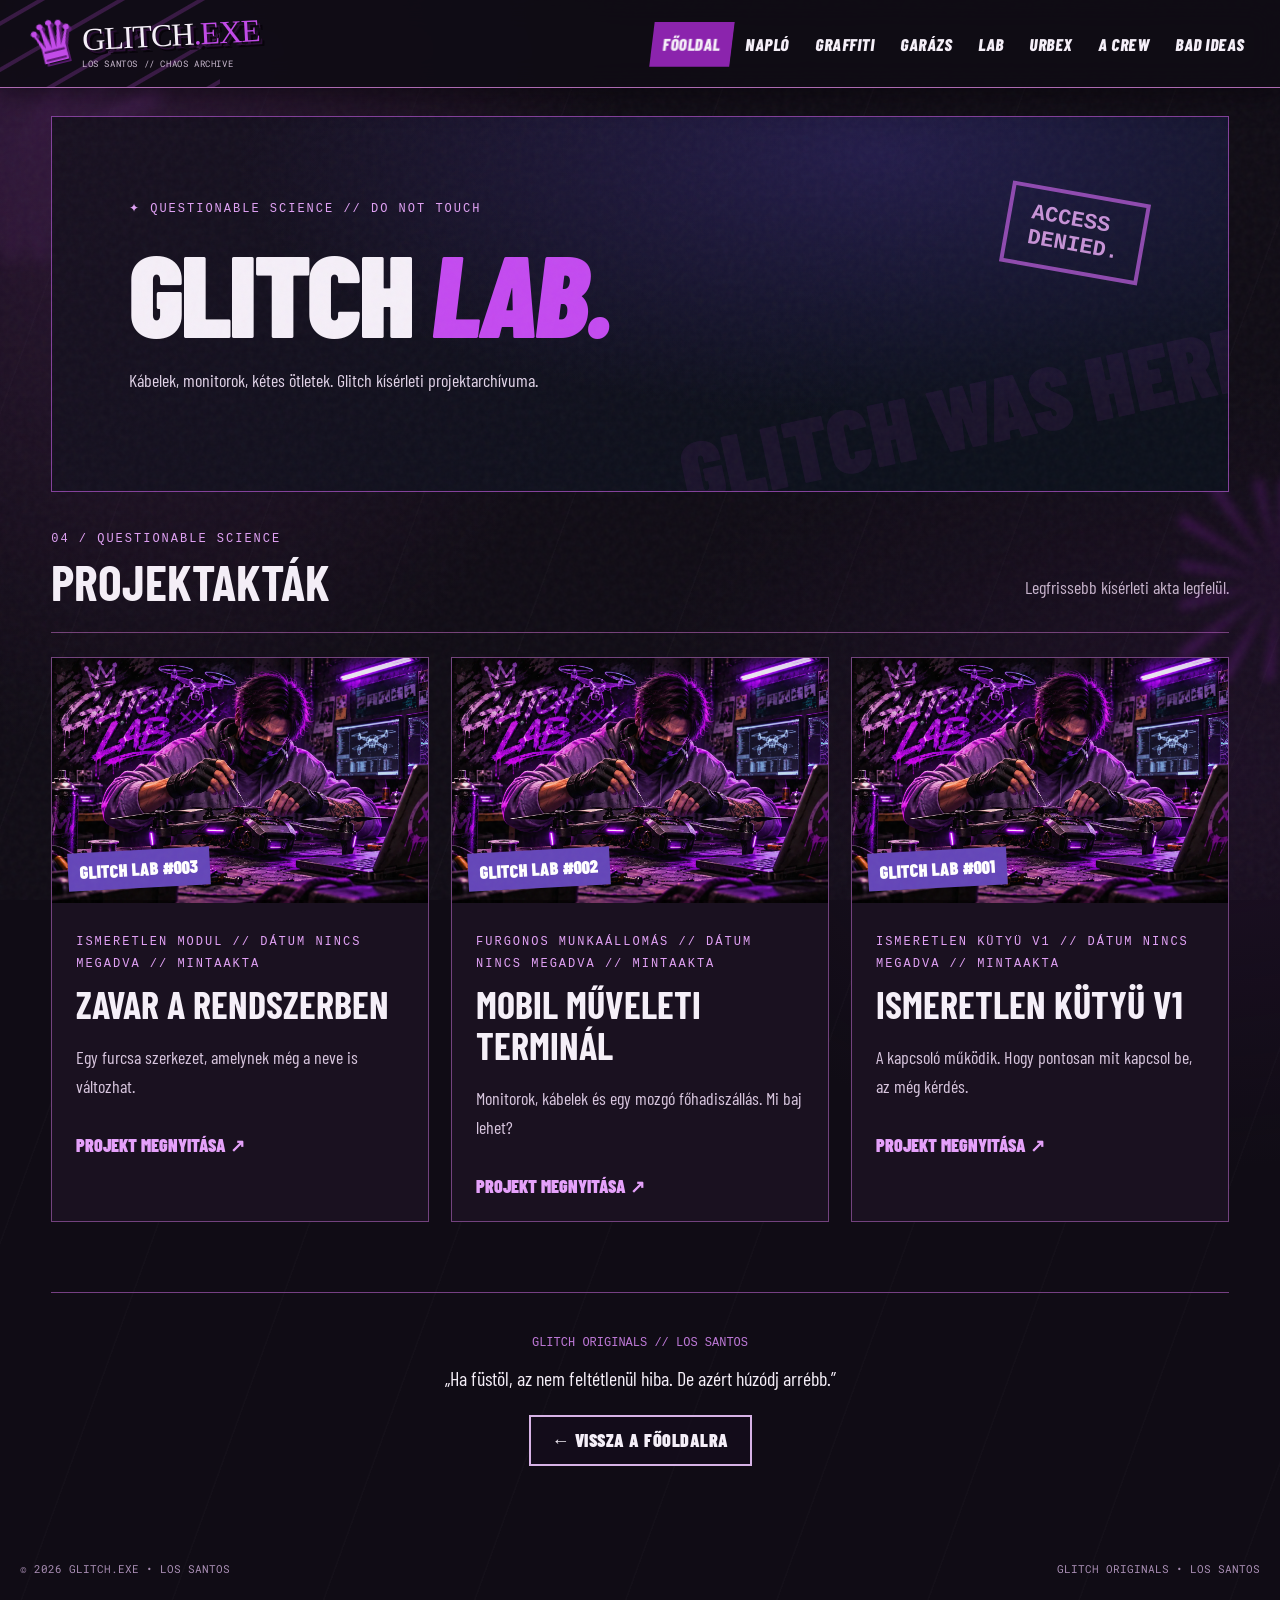
<file: lab.html>
<!doctype html><html lang="hu"><head><meta charset="utf-8"><meta name="viewport" content="width=device-width,initial-scale=1"><meta name="theme-color" content="#100b16"><meta name="description" content="GLITCH LAB – Glitch kütyüinek és kísérleteinek aktái."><title>GLITCH LAB | GLITCH.EXE</title><link rel="icon" href="assets/favicon.svg" type="image/svg+xml"><link rel="stylesheet" href="styles.css"><link rel="stylesheet" href="diary.css"><link rel="stylesheet" href="lab.css"></head><body><div class="spray spray-a"></div><div class="spray spray-b"></div><header class="topbar"><a class="brand" href="index.html#home"><span class="crown">♛</span><span class="brandword">GLITCH<span>.EXE</span></span><small>LOS SANTOS // CHAOS ARCHIVE</small></a><button class="menu-toggle" aria-label="Menü megnyitása" aria-expanded="false">☰</button><nav class="nav" aria-label="Fő navigáció"><a href="index.html#home">FŐOLDAL</a><a href="diary.html">NAPLÓ</a><a href="wall.html">GRAFFITI</a><a href="garage.html">GARÁZS</a><a href="lab.html" aria-current="page">LAB</a><a href="urbex.html">URBEX</a><a href="crew.html">A CREW</a><a href="ideas.html">BAD IDEAS</a></nav></header><main class="diary-page lab-page"><section class="diary-intro lab-intro"><span class="diary-eyebrow">✦ QUESTIONABLE SCIENCE // DO NOT TOUCH</span><h1>GLITCH <em>LAB.</em></h1><p>Kábelek, monitorok, kétes ötletek. Glitch kísérleti projektarchívuma.</p><div class="diary-intro-stamp">ACCESS<br>DENIED.</div></section><section id="lab-archive" class="diary-archive"><div class="diary-heading"><div><span>04 / QUESTIONABLE SCIENCE</span><h2>PROJEKTAKTÁK</h2></div><p>Legfrissebb kísérleti akta legfelül.</p></div><div id="lab-list" class="diary-list"><p>Projektek betöltése…</p></div></section><section id="lab-detail" class="diary-detail" hidden><button type="button" id="lab-back" class="diary-back">← VISSZA A LABHOZ</button><div id="lab-article"></div></section><section class="diary-outro"><span>GLITCH ORIGINALS // LOS SANTOS</span><p>„Ha füstöl, az nem feltétlenül hiba. De azért húzódj arrébb.”</p><a class="btn outline" href="index.html#latest">← VISSZA A FŐOLDALRA</a></section></main><footer><span>© <span id="year"></span> GLITCH.EXE • LOS SANTOS</span><span>GLITCH ORIGINALS • LOS SANTOS</span></footer><script src="script.js" defer></script><script src="lab.js" defer></script></body></html>
</file>
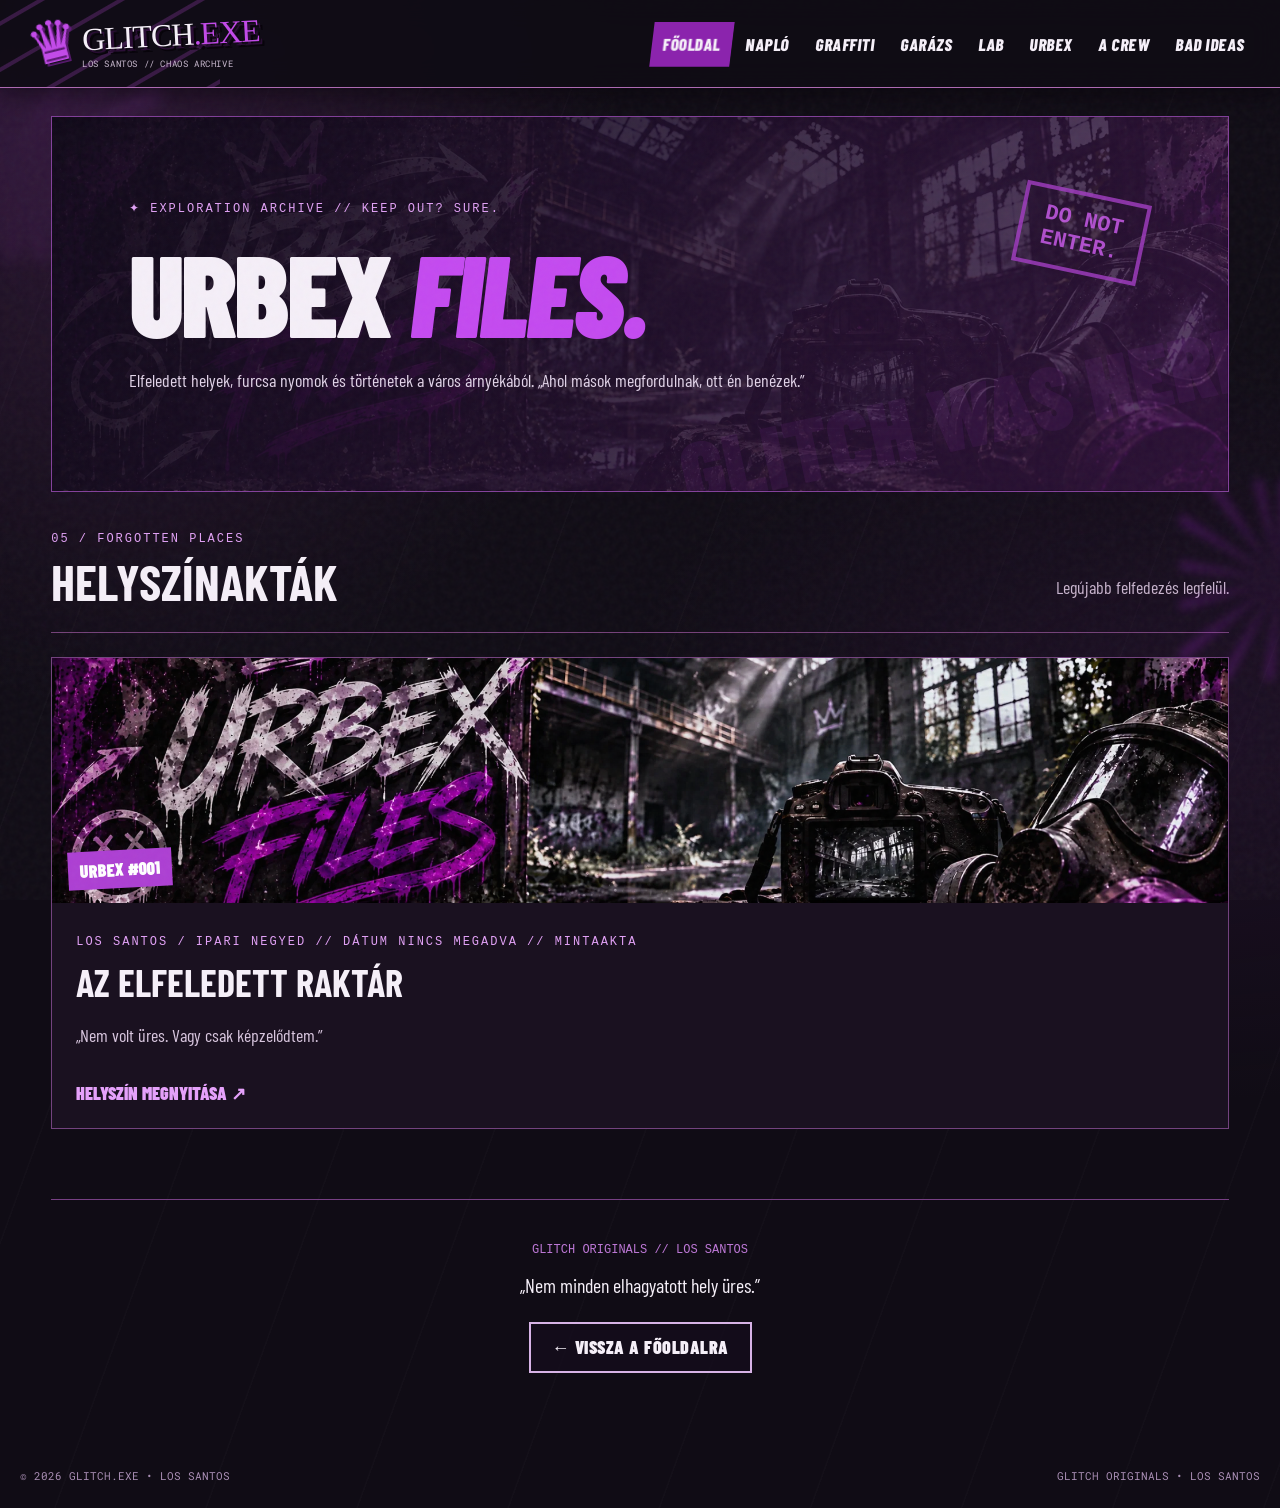
<file: urbex.html>
<!doctype html><html lang="hu"><head><meta charset="utf-8"><meta name="viewport" content="width=device-width,initial-scale=1"><meta name="theme-color" content="#100b16"><meta name="description" content="URBEX FILES – Glitch elfeledett Los Santos-i helyszíneinek aktái."><title>URBEX FILES | GLITCH.EXE</title><link rel="icon" href="assets/favicon.svg" type="image/svg+xml"><link rel="stylesheet" href="styles.css"><link rel="stylesheet" href="diary.css"><link rel="stylesheet" href="urbex.css"></head><body><div class="spray spray-a"></div><div class="spray spray-b"></div><header class="topbar"><a class="brand" href="index.html#home"><span class="crown">♛</span><span class="brandword">GLITCH<span>.EXE</span></span><small>LOS SANTOS // CHAOS ARCHIVE</small></a><button class="menu-toggle" aria-label="Menü megnyitása" aria-expanded="false">☰</button><nav class="nav" aria-label="Fő navigáció"><a href="index.html#home">FŐOLDAL</a><a href="diary.html">NAPLÓ</a><a href="wall.html">GRAFFITI</a><a href="garage.html">GARÁZS</a><a href="lab.html">LAB</a><a href="urbex.html" aria-current="page">URBEX</a><a href="crew.html">A CREW</a><a href="ideas.html">BAD IDEAS</a></nav></header><main class="diary-page urbex-page"><section class="diary-intro urbex-intro"><span class="diary-eyebrow">✦ EXPLORATION ARCHIVE // KEEP OUT? SURE.</span><h1>URBEX <em>FILES.</em></h1><p>Elfeledett helyek, furcsa nyomok és történetek a város árnyékából. „Ahol mások megfordulnak, ott én benézek.”</p><div class="diary-intro-stamp">DO NOT<br>ENTER.</div></section><section id="urbex-archive" class="diary-archive"><div class="diary-heading"><div><span>05 / FORGOTTEN PLACES</span><h2>HELYSZÍNAKTÁK</h2></div><p>Legújabb felfedezés legfelül.</p></div><div id="urbex-list" class="diary-list"><p>Helyszínek betöltése…</p></div></section><section id="urbex-detail" class="diary-detail" hidden><button type="button" id="urbex-back" class="diary-back">← VISSZA A HELYSZÍNEKHEZ</button><div id="urbex-article"></div></section><section class="diary-outro"><span>GLITCH ORIGINALS // LOS SANTOS</span><p>„Nem minden elhagyatott hely üres.”</p><a class="btn outline" href="index.html#latest">← VISSZA A FŐOLDALRA</a></section></main><footer><span>© <span id="year"></span> GLITCH.EXE • LOS SANTOS</span><span>GLITCH ORIGINALS • LOS SANTOS</span></footer><script src="script.js" defer></script><script src="urbex.js" defer></script></body></html>
</file>
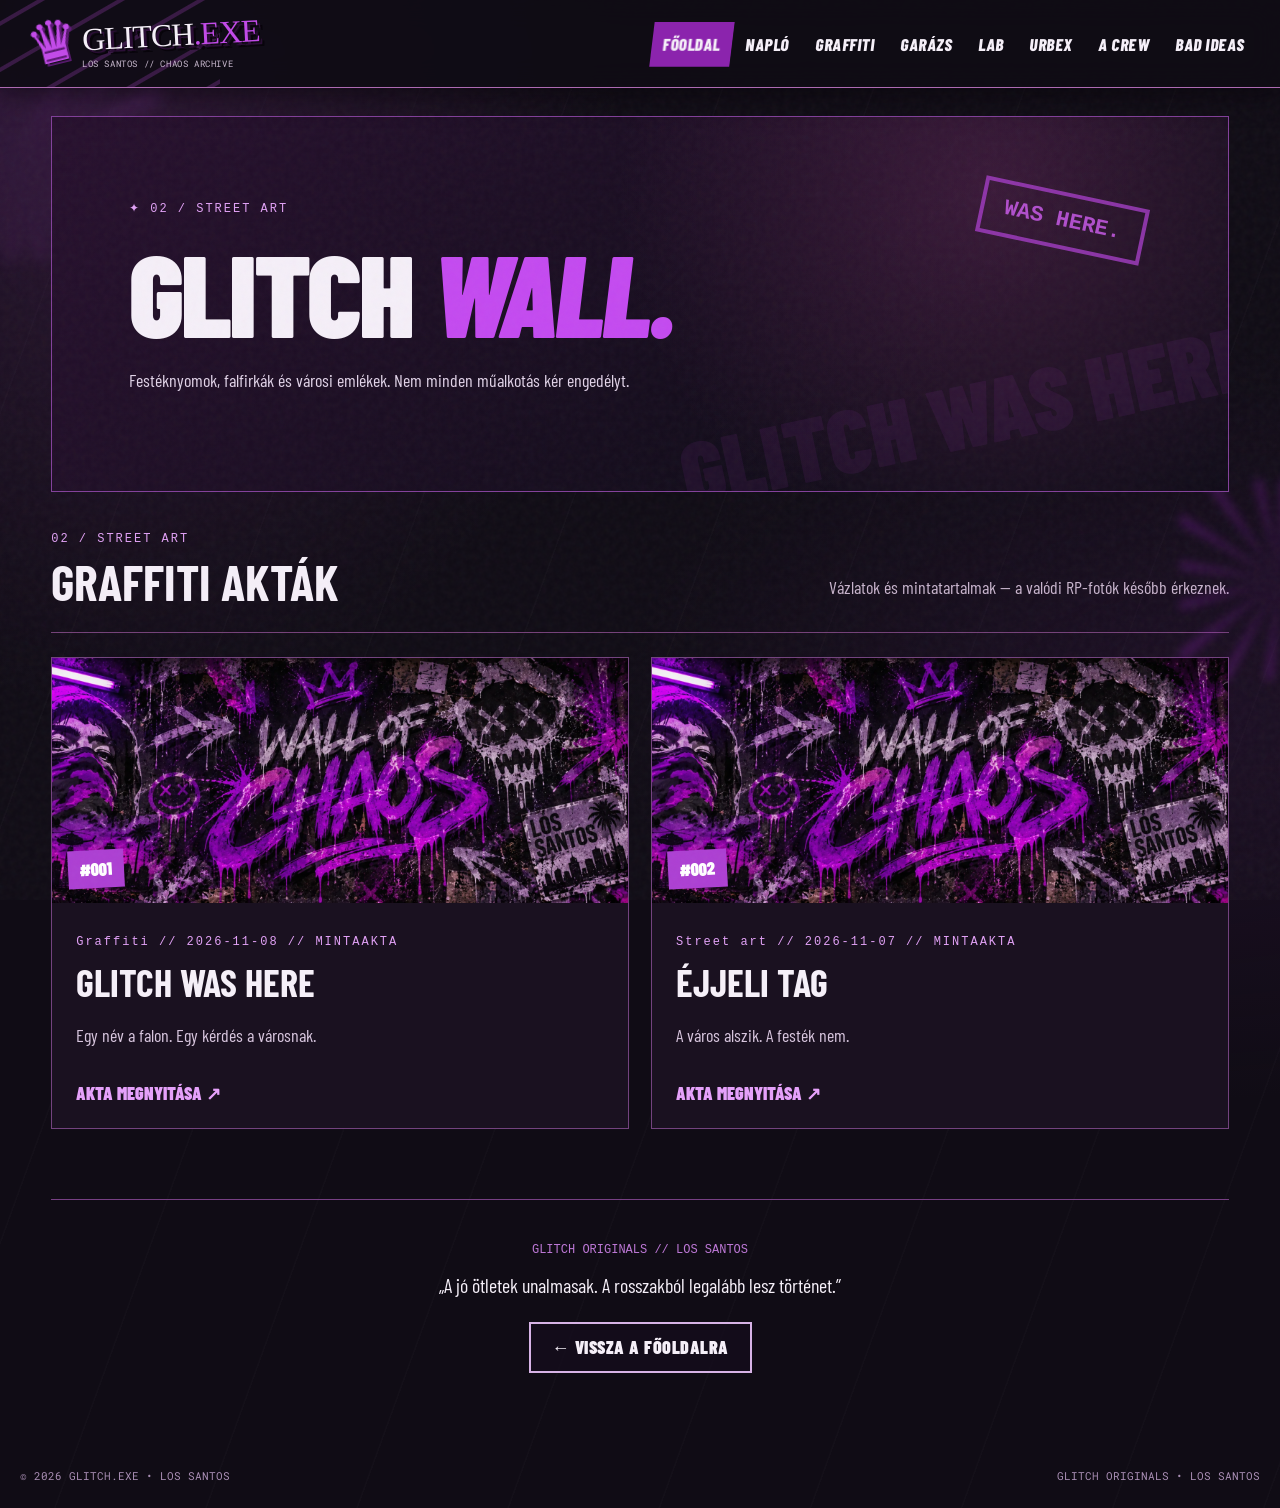
<file: wall.html>
<!doctype html><html lang="hu"><head><meta charset="utf-8"><meta name="viewport" content="width=device-width,initial-scale=1"><meta name="theme-color" content="#100b16"><title>WALL OF CHAOS | GLITCH.EXE</title><link rel="icon" href="assets/favicon.svg" type="image/svg+xml"><link rel="stylesheet" href="styles.css"><link rel="stylesheet" href="diary.css"><link rel="stylesheet" href="wall.css"></head><body><div class="spray spray-a"></div><div class="spray spray-b"></div><header class="topbar"><a class="brand" href="index.html#home"><span class="crown">♛</span><span class="brandword">GLITCH<span>.EXE</span></span><small>LOS SANTOS // CHAOS ARCHIVE</small></a><button class="menu-toggle" aria-label="Menü megnyitása" aria-expanded="false">☰</button><nav class="nav" aria-label="Fő navigáció"><a href="index.html#home">FŐOLDAL</a><a href="diary.html">NAPLÓ</a><a href="wall.html">GRAFFITI</a><a href="garage.html">GARÁZS</a><a href="lab.html">LAB</a><a href="urbex.html">URBEX</a><a href="crew.html">A CREW</a><a href="ideas.html">BAD IDEAS</a></nav></header><main class="diary-page wall-page"><section class="diary-intro wall-intro"><span class="diary-eyebrow">✦ 02 / STREET ART</span><h1>GLITCH <em>WALL.</em></h1><p>Festéknyomok, falfirkák és városi emlékek. Nem minden műalkotás kér engedélyt.</p><div class="diary-intro-stamp">WAS HERE.</div></section><section id="wall-archive" class="diary-archive"><div class="diary-heading"><div><span>02 / STREET ART</span><h2>GRAFFITI AKTÁK</h2></div><p>Vázlatok és mintatartalmak — a valódi RP-fotók később érkeznek.</p></div><div id="wall-list" class="diary-list"><p>Akták betöltése…</p></div></section><section id="wall-detail" class="diary-detail" hidden><button type="button" id="wall-back" class="diary-back">← VISSZA A FALHOZ</button><div id="wall-article"></div></section><section class="diary-outro"><span>GLITCH ORIGINALS // LOS SANTOS</span><p>„A jó ötletek unalmasak. A rosszakból legalább lesz történet.”</p><a class="btn outline" href="index.html#latest">← VISSZA A FŐOLDALRA</a></section></main><footer><span>© <span id="year"></span> GLITCH.EXE • LOS SANTOS</span><span>GLITCH ORIGINALS • LOS SANTOS</span></footer><script src="script.js" defer></script><script src="wall.js" defer></script></body></html>
</file>
<file: styles.css>
@import url('https://fonts.googleapis.com/css2?family=Barlow+Condensed:wght@500;600;700;800;900&family=Permanent+Marker&family=Roboto+Mono:wght@400;600&display=swap');:root{--bg:#100c15;--panel:#1d1425;--purple:#c343ed;--bright:#e391ff;--ink:#f5eff8;--muted:#b8a9c1;--line:#5a3768}*{box-sizing:border-box}html{scroll-behavior:smooth;scroll-padding-top:94px}body{margin:0;background:var(--bg);color:var(--ink);font-family:'Barlow Condensed',Impact,sans-serif;font-size:18px;overflow-x:hidden;background-image:radial-gradient(ellipse at 10% 8%,#49205277,transparent 30%),radial-gradient(ellipse at 93% 48%,#36154355,transparent 34%),repeating-linear-gradient(110deg,transparent 0 140px,#ffffff04 141px 142px)}a{color:inherit;text-decoration:none}button,input{font:inherit}.spray{position:absolute;pointer-events:none;z-index:0;opacity:.25}.spray-a{width:280px;height:210px;left:-120px;top:50px;background:repeating-conic-gradient(from 30deg,#cb4cff 0 4deg,transparent 4deg 17deg);filter:blur(9px)}.spray-b{width:200px;height:200px;right:-100px;top:480px;background:repeating-conic-gradient(#aa24dc 0 5deg,transparent 5deg 23deg);filter:blur(5px)}.topbar{height:88px;position:sticky;top:0;z-index:50;display:flex;align-items:center;justify-content:space-between;padding:0 max(24px,calc((100vw - 1500px)/2));background:#100c15ee;border-bottom:2px solid #74418a;backdrop-filter:blur(14px);gap:28px}.brand{position:relative;display:flex;flex-direction:column;padding-left:58px;min-width:265px}.crown{position:absolute;left:2px;top:-8px;font-size:58px;line-height:1;color:var(--purple);transform:rotate(-14deg)}.brandword{font-family:'Permanent Marker',cursive;font-size:32px;line-height:1;letter-spacing:-1px;transform:rotate(-3deg)}.brandword span{color:var(--purple)}.brand small{font-family:'Roboto Mono',monospace;font-size:9px;color:#c9bacf;letter-spacing:.6px;margin-top:8px}.nav{display:flex;align-items:center;gap:4px;flex-wrap:wrap;justify-content:flex-end}.nav a{padding:12px 11px;font-size:17px;font-weight:800;letter-spacing:.5px;white-space:nowrap;transform:skew(-7deg);transition:background .2s,color .2s}.nav a:hover,.nav a:focus-visible{background:#7c249d;color:white;outline:0}.nav a:first-child{background:#8b24ad}.menu-toggle{display:none;border:1px solid var(--line);background:#25162e;color:white;font-size:28px;padding:5px 13px}.hero{min-height:510px;position:relative;isolation:isolate;overflow:hidden;display:flex;align-items:center;padding:56px max(40px,calc((100vw - 1380px)/2));background:linear-gradient(105deg,#100c15 0%,#26152c 42%,#4d255a 68%,#140e1b 100%);border-bottom:4px solid #b44bd0}.hero:before,.hero:after{content:'';position:absolute;z-index:4;left:0;right:0;height:20px;background:repeating-linear-gradient(168deg,#100c15 0 30px,transparent 31px 44px,#100c15 45px 63px);opacity:.85}.hero:before{top:-9px}.hero:after{bottom:-11px;transform:rotate(180deg)}.hero-noise{position:absolute;inset:0;z-index:-1;background:radial-gradient(circle at 70% 40%,#c347e850,transparent 30%),repeating-linear-gradient(40deg,transparent 0 25px,#ffffff05 26px 27px);mix-blend-mode:screen}.hero-copy{position:relative;z-index:6;width:56%;max-width:760px}.eyebrow{font-family:'Roboto Mono',monospace;color:#e1b3ee;font-size:12px;letter-spacing:2px}.hero h1{font-family:'Permanent Marker',cursive;font-size:clamp(58px,6.5vw,105px);line-height:1.05;letter-spacing:-2px;margin:22px 0;text-shadow:4px 5px 0 #0c0611;transform:rotate(-3deg)}.hero h1 em{color:#e2a1ff;font-style:normal;border-bottom:8px solid #a12ed1}.hero-copy p{font-family:'Roboto Mono',monospace;max-width:440px;font-size:17px;line-height:1.8}.hero-actions{display:flex;gap:15px;flex-wrap:wrap;margin-top:28px}.btn{display:inline-flex;justify-content:center;align-items:center;border:2px solid #d7b3e6;padding:12px 21px;font-size:18px;font-weight:900;letter-spacing:.5px;cursor:pointer;transition:transform .2s,background .2s}.btn:hover{transform:translateY(-3px)}.btn.primary{background:linear-gradient(110deg,#9222b7,#d255ff);border-color:#d255ff;color:#fff;box-shadow:4px 4px 0 #100817}.btn.outline{background:#140d1cbf}.btn.outline:hover{background:#5b246c}.hero-art{position:absolute;inset:0 0 0 40%;z-index:1;overflow:hidden}.moon{position:absolute;right:22%;top:9%;height:270px;width:270px;border-radius:50%;background:radial-gradient(circle at 40% 40%,#e19eeb,#9a4da8 45%,#47204b 75%);filter:blur(2px);opacity:.65}.cityline{position:absolute;inset:auto 0 0;height:60%;opacity:.7;background:linear-gradient(transparent 25%,#160d21dd 100%),repeating-linear-gradient(90deg,#100c18 0 33px,transparent 33px 39px,#180e22 40px 88px,transparent 88px 98px);clip-path:polygon(0 60%,5% 60%,5% 28%,10% 28%,10% 52%,17% 52%,17% 12%,24% 12%,24% 48%,30% 48%,30% 35%,37% 35%,37% 2%,42% 2%,42% 40%,50% 40%,50% 20%,57% 20%,57% 47%,63% 47%,63% 7%,70% 7%,70% 50%,78% 50%,78% 27%,85% 27%,85% 45%,92% 45%,92% 15%,100% 15%,100% 100%,0 100%)}.portrait{position:absolute;width:390px;height:430px;right:6%;bottom:-70px;transform:rotate(-7deg);filter:drop-shadow(-14px 10px 0 #180a22)}.hood{position:absolute;bottom:0;left:0;width:100%;height:200px;background:linear-gradient(120deg,#16131d 20%,#65317c 50%,#0c0911 90%);border:8px solid #21122a;border-radius:55% 55% 5% 5%;transform:rotate(-5deg)}.face{position:absolute;left:115px;top:35px;width:170px;height:235px;border-radius:46% 42% 50% 50%;background:linear-gradient(95deg,#8a5760,#d2a1a0 55%,#704253);transform:rotate(10deg)}.hair{position:absolute;left:83px;top:0;width:220px;height:150px;border-radius:55% 50% 30% 30%;background:repeating-linear-gradient(105deg,#160d1b 0 14px,#6e3a76 15px 21px,#211324 22px 30px);transform:rotate(10deg);z-index:2}.mask{position:absolute;z-index:3;left:120px;top:155px;width:175px;height:85px;border-radius:10px 10px 48% 48%;background:linear-gradient(125deg,#371343,#7e2b9e,#211126);color:#f3d6ff;text-align:center;padding-top:28px;font-size:26px;letter-spacing:7px;transform:rotate(10deg)}.tag{position:absolute;z-index:5;font-family:'Permanent Marker',cursive;color:#e4a6fa;font-size:25px;transform:rotate(-17deg)}.tag-one{right:7%;top:10%}.tag-two{right:40%;bottom:16%;transform:rotate(9deg);color:#e6b4fa}.hero-bottom{position:absolute;bottom:21px;left:5%;z-index:6;font:11px 'Roboto Mono',monospace;color:#c7a6d4;letter-spacing:1px}.category-strip{max-width:1500px;margin:18px auto;display:grid;grid-template-columns:repeat(6,1fr);gap:12px;padding:0 20px}.category-strip a{min-height:95px;display:grid;grid-template-columns:42px 1fr;grid-template-rows:1fr 1fr;align-items:center;background:linear-gradient(145deg,#2b1b32,#151019);border:1px solid #775087;padding:12px;transition:transform .2s,border-color .2s}.category-strip a:hover{transform:translateY(-4px) rotate(-1deg);border-color:#e29aff}.category-strip b{grid-row:1/3;color:#ca55f2;font-size:32px}.category-strip strong{font-size:19px}.category-strip small{font-size:12px;letter-spacing:1px;color:#c5b2ca}.dashboard{max-width:1500px;margin:24px auto 70px;padding:0 20px;display:grid;grid-template-columns:1.4fr .95fr .65fr;gap:16px}.panel{border:1px solid #674373;background:linear-gradient(145deg,#221729,#130f19);overflow:hidden}.panel-label{display:flex;align-items:center;justify-content:space-between;gap:10px;background:linear-gradient(90deg,#5b246e,#26162d);padding:12px 15px;font-weight:900;font-size:20px;letter-spacing:.6px}.panel-label span{font-size:12px;color:#e4b3f0}.feature-image{min-height:350px;position:relative;overflow:hidden;background:radial-gradient(circle at 73% 22%,#b46bb3 0 40px,transparent 42px),linear-gradient(145deg,#2c1b3d,#100e18 65%)}.warehouse{position:absolute;bottom:0;left:0;width:100%;height:75%;background:linear-gradient(0deg,#07070b 0%,transparent 100%),repeating-linear-gradient(0deg,transparent 0 35px,#a463bf55 36px 38px),linear-gradient(110deg,transparent 0 20%,#191021 21% 60%,transparent 61%);clip-path:polygon(0 48%,18% 25%,42% 34%,57% 4%,88% 26%,100% 9%,100% 100%,0 100%)}.feature-stamp{position:absolute;top:25px;left:30px;border:4px solid #c150eb;padding:6px 14px;transform:rotate(-10deg);font-family:'Permanent Marker',cursive;color:#e4b1f3;font-size:23px}.feature-copy{position:absolute;bottom:20px;left:25px;right:20px}.feature-copy h2{font-size:clamp(34px,3vw,54px);line-height:1;margin:14px 0 8px;font-weight:900;font-style:italic;text-shadow:2px 2px 2px #000}.feature-copy p{margin:0;font-family:'Roboto Mono',monospace;font-size:12px;color:#ddd1e2}.tape{display:inline-block;background:#a33cce;color:#fff;padding:4px 10px;transform:rotate(-3deg);font-weight:900}.news{display:flex;gap:12px;padding:15px 12px;border-bottom:1px solid #583462;min-height:111px;transition:background .2s}.news:hover{background:#43214b}.news>span:last-child{display:flex;flex-direction:column;gap:3px}.news strong{font-size:20px;line-height:1.1}.news small{font-family:'Roboto Mono',monospace;color:#d47ef2;font-size:10px}.news em{font-size:15px;color:#d0bfd7;font-style:normal}.thumb{width:95px;min-width:95px;display:grid;place-items:center;font-size:49px;border:1px solid #80508e}.thumb.purple{background:linear-gradient(45deg,#151124,#7b3187)}.thumb.magenta{background:linear-gradient(45deg,#21101f,#a1377e)}.thumb.blue{background:linear-gradient(45deg,#0b1a27,#4b3186)}.sidebar{display:flex;flex-direction:column;gap:16px}.status p{padding:8px 16px;margin:0;border-bottom:1px dashed #56375f}.status p small{display:block;color:#c09dcf;font-size:13px;letter-spacing:1px}.status p strong{font-size:19px}.dot{display:inline-block!important;background:#fa477d;width:10px;height:10px;border-radius:50%;margin-right:6px}.mini blockquote{margin:22px 16px;font-family:'Roboto Mono',monospace;font-size:14px;line-height:1.8;color:#e1d3e7}.signature{display:block;text-align:right;padding:0 20px 15px;color:#d575f5;font-family:'Permanent Marker',cursive}.section-head{max-width:1500px;margin:0 auto 25px;padding:0 22px}.section-head>span{font:12px 'Roboto Mono',monospace;color:#c67ce2}.section-head h2{font-size:clamp(46px,5vw,76px);margin:5px 0 0;line-height:1;font-weight:900}.section-head h2 em{font-family:'Permanent Marker',cursive;font-weight:400;color:#cf6bea}.section-head p{font-size:20px;color:#c8b6ce;margin:8px 0}.archive-grid{max-width:1500px;margin:0 auto 100px;padding:0 20px;display:grid;grid-template-columns:repeat(3,minmax(0,1fr));gap:20px}.archive-card{position:relative;min-height:365px;padding:27px;overflow:hidden;background:linear-gradient(155deg,#291830,#130f19 65%);border:1px solid #674074;box-shadow:7px 7px 0 #08070b;transition:transform .2s,border-color .2s}.archive-card:hover{transform:translateY(-5px);border-color:#d47df1}.archive-card:before{content:'';position:absolute;top:-30px;right:-40px;width:190px;height:190px;border:22px dashed #aa4ad51c;transform:rotate(25deg)}.archive-card .index{font:11px 'Roboto Mono',monospace;color:#d49be8;letter-spacing:1px}.big-icon{position:absolute;right:20px;top:18px;font-size:55px;color:#b75be0;opacity:.85}.archive-card h3{font-family:'Permanent Marker',cursive;font-size:clamp(27px,2.6vw,39px);margin:45px 0 10px;transform:rotate(-2deg)}.archive-card>p{color:#ddd0e2;font-size:20px;line-height:1.4;max-width:410px}.archive-foot{display:block;position:relative;margin-top:25px;padding-top:14px;border-top:1px dashed #80528b;font:11px 'Roboto Mono',monospace;color:#d5a0ea}.paper-note{background:#e3d3e0;color:#2d1935;padding:12px 15px;transform:rotate(-2deg);font-family:'Roboto Mono',monospace;font-size:12px;line-height:1.5;margin:22px 0}.graffiti-mark{font-family:'Permanent Marker',cursive;font-size:43px;line-height:1;color:#e69cfb;text-shadow:4px 3px 0 #6b2085;transform:rotate(-7deg);margin:25px 0}.graffiti-mark small{font-size:18px;color:white}.chips,.statuses{display:flex;gap:7px;flex-wrap:wrap;margin:20px 0}.chips span,.statuses span{padding:5px 8px;background:#492653;border:1px solid #9053a0;font-size:13px;font-weight:800}.statuses span:first-child{color:#96e6b2}.statuses span:nth-child(2){color:#ff98a6}.archive-card details{border-top:1px solid #674074;padding:10px 0}.archive-card summary{cursor:pointer;font-weight:800;display:flex;justify-content:space-between;gap:10px}.archive-card details p{font-size:17px;color:#d4c4da}.archive-card.ideas{grid-column:span 3;min-height:310px;background:linear-gradient(120deg,#25152d,#3a1a48 55%,#17101e)}.ideas h3{margin-top:24px}.ideas form fieldset{border:0;padding:0;display:flex;gap:15px;flex-wrap:wrap}.ideas legend{font-weight:900;margin-bottom:10px}.ideas label{display:inline-flex;gap:7px;align-items:center;background:#1c1125;padding:9px 13px;border:1px solid #734580;cursor:pointer}.ideas input{accent-color:#ba46e3}.ideas button{margin-top:16px}.ideas #vote-result{font:12px 'Roboto Mono',monospace;color:#f0c5ff}.closing{text-align:center;padding:85px 20px;background:radial-gradient(ellipse at center,#54205c,#110d16 65%);border-top:3px dashed #a45dc0}.closing>span{font:12px 'Roboto Mono',monospace;color:#d29be8}.closing h2{font-family:'Permanent Marker',cursive;font-size:clamp(54px,8vw,105px);margin:10px 0;transform:rotate(-3deg)}.closing h2 span{color:#d271f5}.closing p{font:14px 'Roboto Mono',monospace;margin:0 auto 30px;line-height:1.8}footer{display:flex;justify-content:space-between;gap:15px;flex-wrap:wrap;padding:25px max(20px,calc((100vw - 1450px)/2));color:#a98eb4;font:11px 'Roboto Mono',monospace}@media(max-width:1250px){.topbar{padding:0 20px}.nav a{padding:10px 7px;font-size:15px}.dashboard{grid-template-columns:1.2fr 1fr}.sidebar{grid-column:1/-1;flex-direction:row}.sidebar>*{flex:1}.category-strip{grid-template-columns:repeat(3,1fr)}}@media(max-width:850px){.topbar{height:75px}.brand{min-width:0}.brandword{font-size:27px}.menu-toggle{display:block}.nav{display:none;position:absolute;top:75px;left:0;right:0;background:#170e1deF;padding:15px 20px;flex-direction:column;align-items:stretch;border-bottom:2px solid #8f44ac;backdrop-filter:blur(20px)}.nav.open{display:flex}.nav a{font-size:19px}.hero{min-height:560px;padding:35px 25px;align-items:flex-start}.hero-copy{width:100%;padding-top:20px}.hero-copy p{max-width:370px}.hero-art{inset:100px 0 0 20%;opacity:.65}.portrait{right:-80px;transform:scale(.8) rotate(-7deg);transform-origin:bottom right}.hero-bottom{font-size:9px}.dashboard{grid-template-columns:1fr}.sidebar{grid-column:auto}.archive-grid{grid-template-columns:repeat(2,minmax(0,1fr))}.archive-card.ideas{grid-column:span 2}}@media(max-width:570px){.brand{padding-left:42px}.crown{font-size:45px}.brandword{font-size:24px}.brand small{font-size:7px}.hero{min-height:550px}.hero h1{font-size:55px}.hero-copy p{font-size:13px;max-width:270px}.hero-actions{gap:8px}.btn{font-size:15px;padding:10px 12px}.hero-art{opacity:.46;inset:130px -70px 0 5%}.category-strip{grid-template-columns:repeat(2,1fr);gap:8px;padding:0 12px}.category-strip a{min-height:75px;padding:8px;grid-template-columns:28px 1fr}.category-strip b{font-size:23px}.category-strip strong{font-size:15px}.category-strip small{font-size:10px}.dashboard{padding:0 12px}.feature-image{min-height:330px}.sidebar{flex-direction:column}.archive-grid{grid-template-columns:1fr;padding:0 12px}.archive-card.ideas{grid-column:auto}.archive-card{min-height:330px}.section-head{padding:0 15px}.feature-copy h2{font-size:36px}footer{font-size:9px}}

/* v1.2 — street-art hero, ripped poster panels, and more expressive texture */
:root{--purple:#c24be8;--bright:#f1a4ff}
body:before{content:"";position:fixed;inset:0;pointer-events:none;z-index:40;opacity:.085;background-image:url("data:image/svg+xml,%3Csvg viewBox='0 0 180 180' xmlns='http://www.w3.org/2000/svg'%3E%3Cfilter id='n'%3E%3CfeTurbulence type='fractalNoise' baseFrequency='.8' numOctaves='3' stitchTiles='stitch'/%3E%3C/filter%3E%3Crect width='180' height='180' filter='url(%23n)' opacity='.48'/%3E%3C/svg%3E")}
.topbar{border-bottom:1px solid #ad6ab2;box-shadow:0 7px 22px #08040b88}
.topbar:before{content:"";position:absolute;left:0;top:0;width:220px;height:100%;pointer-events:none;opacity:.22;background:repeating-linear-gradient(150deg,transparent 0 18px,#c84deb 19px 22px,transparent 23px 40px)}
.brandword{text-shadow:3px 3px #2b0e36,5px 5px #08040b}.crown{filter:drop-shadow(2px 3px 0 #5d1a75)}
.nav a{position:relative}.nav a:after{content:"";position:absolute;bottom:6px;left:15%;right:15%;height:2px;background:#df8af6;transform:scaleX(0);transition:transform .2s}.nav a:hover:after,.nav a:focus-visible:after{transform:scaleX(1)}
.hero{min-height:565px;background:linear-gradient(90deg,#100b14 0%,#120d18 34%,#22102d99 62%,#130b19 100%)}
.hero-street{position:absolute;inset:0;z-index:-1;overflow:hidden;background:linear-gradient(90deg,#110c16e8 0%,#120b1890 32%,#180e2355 65%,#130c17aa 100%),radial-gradient(ellipse at 64% 54%,#f49b8b80,transparent 29%),linear-gradient(180deg,#211326 0%,#563152 38%,#bc6575 69%,#160e22 100%)}
.hero-street:before{content:"";position:absolute;inset:17% -2% 0 25%;background:repeating-linear-gradient(90deg,#120c1a 0 13px,#24172c 14px 16px,transparent 17px 21px,#100b16 22px 57px,transparent 58px 64px);clip-path:polygon(0 76%,5% 76%,5% 48%,12% 48%,12% 68%,19% 68%,19% 29%,25% 29%,25% 63%,30% 63%,30% 42%,36% 42%,36% 11%,43% 11%,43% 54%,48% 54%,48% 35%,54% 35%,54% 3%,59% 3%,59% 50%,65% 50%,65% 24%,72% 24%,72% 65%,78% 65%,78% 34%,85% 34%,85% 56%,91% 56%,91% 20%,100% 20%,100% 100%,0 100%);opacity:.76;filter:drop-shadow(0 -4px 4px #f29ac755)}
.hero-street:after{content:"";position:absolute;inset:0;background:repeating-linear-gradient(115deg,transparent 0 130px,#f3c5fa0c 132px 133px,transparent 134px 160px),radial-gradient(circle at 65% 30%,#f8c7c433 0 3px,transparent 4px);background-size:auto,37px 47px}
.skyline-label{position:absolute;bottom:48px;right:25px;color:#e7c0d5;font:10px 'Roboto Mono',monospace;letter-spacing:2px}.vinewood{position:absolute;top:20%;left:58%;font-weight:900;font-size:24px;letter-spacing:3px;color:#f4d9e7;transform:rotate(-8deg);text-shadow:0 0 13px #fff5}
.hero-scratch{position:absolute;right:2%;top:8%;z-index:3;font:clamp(65px,10vw,150px) 'Permanent Marker',cursive;letter-spacing:-28px;transform:rotate(-19deg);color:#e47eff88;pointer-events:none}
.hero-copy{z-index:7}.hero-sticker{display:inline-block;margin-bottom:12px;padding:5px 13px;background:#b744d7;transform:rotate(-4deg);font:11px 'Roboto Mono',monospace;color:white;box-shadow:4px 4px #100717}.hero h1{text-shadow:4px 6px #100717,7px 9px #5b176a}.hero h1 em{border-bottom:0;background:linear-gradient(transparent 75%,#b332d5 75% 84%,transparent 84%)}
.hero-art{z-index:2}.moon{right:25%;top:12%;width:220px;height:220px;opacity:.24}.portrait{right:5%;bottom:-55px;transform:rotate(-7deg) scale(1.07);filter:drop-shadow(-14px 10px 0 #180a22) drop-shadow(0 0 18px #d55aff40)}
.hero-bottom{font-weight:700;letter-spacing:2px}.ticker{overflow:hidden;white-space:nowrap;background:#b13ac9;color:#120b18;transform:rotate(-.5deg);margin:8px 0 15px;border-top:2px solid #e9adf4;border-bottom:2px solid #1b0e22}.ticker div{max-width:1500px;margin:auto;padding:8px 20px;font:800 15px 'Barlow Condensed',sans-serif;letter-spacing:3px;text-align:center}
.category-strip a{position:relative;clip-path:polygon(0 0,98% 0,100% 8%,100% 100%,2% 100%,0 93%);box-shadow:inset 0 0 0 1px #ffffff0b}.category-strip a:nth-child(2n){transform:rotate(.6deg)}.category-strip a:nth-child(2n):hover{transform:translateY(-4px) rotate(-1deg)}.category-strip b{text-shadow:2px 3px #2e103c}
.panel{position:relative;box-shadow:5px 6px 0 #08060c}.panel-label{border-bottom:1px solid #b268c2}.feature-image{background:radial-gradient(circle at 73% 22%,#b46bb3 0 40px,transparent 42px),linear-gradient(145deg,#2c1b3d,#100e18 65%)}.feature-photo{position:absolute;inset:0;background:linear-gradient(0deg,#090710d9,transparent 65%),radial-gradient(circle at 80% 18%,#c7c0f2 0 34px,transparent 36px),linear-gradient(155deg,#2b2140 0%,#151423 50%,#39203d 100%)}
.feature-stamp{z-index:2}.feature-copy{z-index:3}.feature-copy h2{letter-spacing:.5px}.feature-image:after{content:"✕";position:absolute;top:0;right:20px;font:90px 'Permanent Marker',cursive;color:#d14bff55;transform:rotate(-13deg)}
.archive-card{clip-path:polygon(0 0,100% 0,100% 97%,98% 100%,0 100%);background-image:linear-gradient(155deg,#291830,#130f19 65%),repeating-linear-gradient(110deg,transparent 0 15px,#ffffff10 16px 17px)}
.archive-card:nth-child(2n){transform:rotate(.25deg)}.archive-card:nth-child(2n):hover{transform:translateY(-5px) rotate(-.5deg)}
.archive-card:after{content:"";position:absolute;top:10px;left:48%;width:90px;height:21px;transform:rotate(-5deg);background:repeating-linear-gradient(90deg,#d7b8d842 0 8px,#c29ac83d 9px 12px);clip-path:polygon(0 8%,100% 0,97% 100%,4% 91%);pointer-events:none}
.archive-card.wall{background:radial-gradient(circle at 80% 70%,#5b2367,transparent 45%),linear-gradient(145deg,#27152f,#110c18)}
.archive-card.urbex{background:radial-gradient(circle at 78% 74%,#413053,transparent 40%),linear-gradient(145deg,#27152f,#110c18)}
.archive-card.ideas{border:2px dashed #a968bf}
@media(max-width:850px){.hero{min-height:580px}.hero-street:before{inset:25% -5% 0 0}.hero-art{opacity:.58}.hero-scratch{opacity:.5}.ticker div{font-size:12px;letter-spacing:1px}}
@media(max-width:570px){.hero{min-height:565px}.hero-copy{padding-top:12px}.hero-sticker{font-size:9px}.hero-art{opacity:.32}.hero-street{opacity:.8}.hero-scratch{right:8%;top:36%}.skyline-label{display:none}.ticker div{font-size:10px;letter-spacing:0}}
@media(prefers-reduced-motion:reduce){html{scroll-behavior:auto}*,*:before,*:after{transition:none!important;animation:none!important}}

/* v1.3 — illustrated graffiti covers for each archive, hero sticker */
.hero-graffiti{position:absolute;right:8%;top:6%;font:clamp(100px,18vw,260px) 'Permanent Marker',cursive;color:#e65aff38;transform:rotate(-17deg);text-shadow:7px 7px #11091b;z-index:0;pointer-events:none}.hero-graffiti span{color:#ffffff2b}
.archive-visual{position:relative;margin:12px 0 16px;border:1px solid #aa5cbe;box-shadow:4px 5px 0 #09050d;overflow:hidden;aspect-ratio:16/9;transform:rotate(-.6deg)}
.archive-visual img{display:block;width:100%;height:100%;object-fit:cover;transition:transform .35s,filter .35s;filter:saturate(.85)}
.archive-card:hover .archive-visual img{transform:scale(1.045);filter:saturate(1.15)}
.archive-visual:after{content:'GLITCH.EXE // ARCHIVE';position:absolute;bottom:8px;left:10px;font:10px 'Roboto Mono',monospace;letter-spacing:1px;color:#fff;background:#130a1fc9;padding:4px 8px}
@media(max-width:570px){.hero-graffiti{right:3%;top:30%;opacity:.5}.archive-visual{margin-top:10px}}

/* GLITCH.EXE v1.4 — custom hero artwork; other sections unchanged */
.hero{background-image:linear-gradient(90deg,rgba(13,7,20,.86) 0%,rgba(13,7,20,.74) 25%,rgba(13,7,20,.30) 52%,rgba(13,7,20,.04) 78%),url("assets/glitch-hero-vinewood.png");background-size:cover;background-position:center center;background-repeat:no-repeat}
.hero-art,.hero-street,.hero-scratch,.hero-noise{display:none!important}
.hero-copy{width:56%;max-width:760px}
@media(max-width:800px){.hero{background-position:63% center;background-image:linear-gradient(90deg,rgba(13,7,20,.91),rgba(13,7,20,.60)),url("assets/glitch-hero-vinewood.png")}.hero-copy{width:100%}}

/* v1.5: category icon refresh */
.category-strip b{display:flex;align-items:center;justify-content:flex-start;transition:filter .2s ease,transform .2s ease}
.category-strip b svg{width:32px;height:32px;fill:none;stroke:currentColor;stroke-width:1.8;stroke-linecap:round;stroke-linejoin:round}
.category-strip a:hover b{filter:drop-shadow(0 0 9px rgba(210,88,255,.85));transform:scale(1.08)}
@media(max-width:650px){.category-strip b svg{width:23px;height:23px}}

/* v1.6 — photo-led news and browsable Glitch messages */
.feature-cover-photo{position:absolute;inset:0;width:100%;height:100%;object-fit:cover;filter:brightness(.68) saturate(1.15)}
.feature-image:after{content:"";position:absolute;inset:0;background:linear-gradient(0deg,rgba(9,5,15,.96),transparent 73%);pointer-events:none}
.feature-stamp,.feature-copy{z-index:1}
.thumb{overflow:hidden}.thumb img{display:block;width:100%;height:100%;object-fit:cover;transition:transform .25s}.news:hover .thumb img{transform:scale(1.08)}
.mini{display:flex;flex-direction:column}.mini blockquote{flex:1;min-height:100px;margin-bottom:6px}.mini .panel-label span{font:11px 'Roboto Mono',monospace;color:#e9c4f5}.quote-controls{display:flex;align-items:center;justify-content:space-between;gap:12px;padding:0 15px 16px}.quote-controls>button{border:1px solid #9156a7;background:#2c1936;color:#f5d7ff;padding:8px 12px;cursor:pointer;font-size:17px}.quote-controls>button:hover,.quote-controls>button:focus-visible{background:#78318e;outline:2px solid #d38df4;outline-offset:2px}.quote-dots{display:flex;gap:8px;align-items:center}.quote-dots button{width:9px;height:9px;border-radius:50%;border:1px solid #ba76d1;background:#5a3a68;padding:0;cursor:pointer}.quote-dots button[aria-current="true"]{background:#e49bff;box-shadow:0 0 8px #d16df3}

/* v1.7 — Kiemelt akta: a borítókép töltse ki a teljes kártyát */
.dashboard .feature.panel{display:flex;flex-direction:column;min-height:0}
.dashboard .feature .panel-label{flex:0 0 auto}
.dashboard .feature .feature-image{flex:1 1 auto;min-height:350px;width:100%}
.dashboard .feature .feature-cover-photo{width:100%;height:100%;object-fit:cover;object-position:center}

/* v1.8 — dashboard cards fill the complete grid row, without empty bottom space */
.dashboard .feature.panel{position:relative;display:block;min-height:480px}
.dashboard .feature.panel>.panel-label{position:relative;z-index:3;min-height:60px}
.dashboard .feature.panel>.feature-image{position:absolute;inset:60px 0 0;width:100%;height:auto;min-height:0;overflow:hidden}
.dashboard .feature .feature-cover-photo{position:absolute;inset:0;width:100%;height:100%;object-fit:cover;object-position:center}
.dashboard .latest.panel{display:flex;flex-direction:column;min-height:480px}
.dashboard .latest.panel>.panel-label{flex:0 0 auto;min-height:60px}
.dashboard .latest.panel>.news{flex:1 1 0;min-height:120px;align-items:center}
.dashboard .latest.panel>.news:last-child{border-bottom:0}
@media(max-width:850px){.dashboard .feature.panel{min-height:490px}.dashboard .latest.panel{min-height:440px}}
@media(max-width:570px){.dashboard .feature.panel{min-height:430px}.dashboard .latest.panel>.news{min-height:110px}}

/* v2.4 — egységes alsó archívumgomb minden főoldali részlegen */
.archive-card .archive-card-button{display:inline-flex;position:relative;z-index:2;margin-top:4px;max-width:100%;text-align:center;line-height:1.15;white-space:normal;}
.archive-card .archive-foot + .archive-card-button{margin-top:4px;}
.archive-card .archive-card-button:hover,.archive-card .archive-card-button:focus-visible{background:#5b246c;}
@media(max-width:570px){.archive-card .archive-card-button{font-size:16px;}}

/* v2.6 — readable latest news and final Crew cover */
@media(min-width:851px){
.dashboard .latest.panel>.news{gap:18px;padding:18px 18px;}
.dashboard .latest .thumb{width:145px;min-width:145px;height:92px;display:block;}
.dashboard .latest .news>span:last-child{gap:6px;min-width:0;}
.dashboard .latest .news strong{font-size:clamp(23px,1.7vw,29px);line-height:1.08;}
.dashboard .latest .news small{font-size:12px;line-height:1.3;}
.dashboard .latest .news em{font-size:clamp(17px,1.15vw,20px);line-height:1.2;}
}
@media(min-width:571px) and (max-width:850px){
.dashboard .latest .thumb{width:125px;min-width:125px;height:82px;}
.dashboard .latest .news strong{font-size:24px;}
.dashboard .latest .news small{font-size:12px;}
.dashboard .latest .news em{font-size:17px;}
}
@media(max-width:570px){
.dashboard .latest .news{gap:12px;padding:14px 12px;}
.dashboard .latest .thumb{width:105px;min-width:105px;height:75px;}
.dashboard .latest .news strong{font-size:21px;}
.dashboard .latest .news small{font-size:11px;}
.dashboard .latest .news em{font-size:16px;}
}

/* v2.7 — Bad Ideas Board: Glitch személyes, nem szavazós tervtáblája */
.archive-card.ideas .idea-preview-heading{display:flex;justify-content:space-between;gap:12px;align-items:center;border-top:1px dashed #885596;padding-top:17px;margin-top:20px;font:12px 'Roboto Mono',monospace;color:#dba9ee}
.archive-card.ideas .idea-preview-heading strong{color:#e8c5f2;font-size:11px}
.archive-card.ideas .idea-preview-grid{display:grid;grid-template-columns:repeat(3,minmax(0,1fr));gap:14px;margin-top:15px}
.archive-card.ideas .idea-preview-card{display:flex;flex-direction:column;gap:10px;min-height:210px;background:linear-gradient(150deg,#392344,#1b1223);border:1px solid #845092;padding:18px;transition:transform .2s,border-color .2s}
.archive-card.ideas .idea-preview-card:hover{transform:translateY(-4px) rotate(-.4deg);border-color:#dc8bff;background:#43254f}
.archive-card.ideas .idea-preview-status{align-self:flex-start;padding:5px 9px;background:#5e2d72;color:#f5d8ff;font:11px 'Roboto Mono',monospace;letter-spacing:.7px}
.archive-card.ideas .idea-preview-card>strong{font-size:25px;line-height:1.05}
.archive-card.ideas .idea-preview-card>p{font-size:17px;line-height:1.35;color:#e4d5ea;margin:0}
.archive-card.ideas .idea-preview-card>em{font:italic 12px/1.5 'Roboto Mono',monospace;color:#d69ef0;margin-top:auto}
@media(max-width:850px){.archive-card.ideas .idea-preview-grid{grid-template-columns:1fr}.archive-card.ideas .idea-preview-card{min-height:0}}
</file>
<file: diary.css>
/* GLITCH DIARY – külön naplóarchívum */
.diary-page{max-width:1510px;margin:0 auto;padding:28px clamp(16px,4vw,70px) 70px}.diary-intro{position:relative;overflow:hidden;padding:clamp(34px,6vw,90px);min-height:310px;border:1px solid #83409b;background:radial-gradient(circle at 80% 20%,#6b227744,transparent 36%),linear-gradient(135deg,#29142e,#100c18 72%);margin-bottom:32px}.diary-intro:before{content:'GLITCH WAS HERE';position:absolute;right:-30px;bottom:25px;transform:rotate(-12deg);font-size:clamp(40px,7vw,120px);font-weight:900;color:#bb42df15;pointer-events:none}.diary-eyebrow,.diary-meta,.diary-heading span,.diary-paper-label{font-family:monospace;color:#e1a1f5;font-size:12px;letter-spacing:2px}.diary-intro h1{font-size:clamp(52px,9vw,120px);line-height:.95;margin:22px 0 18px;font-weight:900;letter-spacing:-3px}.diary-intro h1 em{color:#c44af0}.diary-intro p{max-width:680px;font-size:18px;line-height:1.7;color:#e2d4e9}.diary-intro-stamp{position:absolute;right:7%;top:20%;transform:rotate(12deg);color:#d15df3;border:4px solid #a33cc4;padding:12px 20px;font:900 22px monospace;opacity:.8}.diary-heading{display:flex;justify-content:space-between;align-items:end;gap:20px;border-bottom:1px solid #744078;padding-bottom:16px;margin-bottom:24px}.diary-heading h2{font-size:clamp(30px,4vw,50px);margin:5px 0}.diary-heading p{color:#c8b4cd}.diary-list{display:grid;grid-template-columns:repeat(auto-fit,minmax(min(100%,360px),1fr));gap:22px}.diary-entry{display:block;color:inherit;text-decoration:none;border:1px solid #73427e;background:#1a1120;transition:transform .2s,border-color .2s,box-shadow .2s}.diary-entry:hover{transform:translateY(-5px) rotate(-.4deg);border-color:#d75bff;box-shadow:0 12px 40px #ac30d633}.diary-entry-image{height:245px;position:relative;overflow:hidden}.diary-entry-image img{width:100%;height:100%;object-fit:cover}.diary-entry-tape{position:absolute;bottom:15px;left:16px;background:#ad3fd3;color:white;padding:8px 12px;font-weight:900;transform:rotate(-3deg)}.diary-entry-content{padding:24px}.diary-entry-content h3{font-size:clamp(25px,3vw,38px);line-height:1.08;margin:13px 0}.diary-entry-content p{line-height:1.65;color:#d8c6de}.diary-read{display:inline-block;margin-top:14px;color:#e5a1fa;font-weight:900}.diary-detail[hidden],.diary-archive[hidden]{display:none}.diary-back,.diary-end-link{display:inline-block;border:1px solid #a557bb;background:#27142f;color:#f0d7f8;padding:13px 18px;font:900 15px inherit;cursor:pointer;text-decoration:none;margin:0 0 22px}.diary-back:hover,.diary-end-link:hover{background:#74318a}.diary-article-head{padding:35px 0 28px}.diary-article-head h2{font-size:clamp(38px,7vw,88px);line-height:1.02;margin:14px 0}.diary-article-head p{font-size:20px;color:#ead4f0}.diary-sample{display:inline-block;margin-top:12px;border:1px dashed #b977d1;padding:7px 12px;color:#dcb5e9;font:12px monospace}.diary-article-cover{height:clamp(280px,48vw,550px);position:relative;overflow:hidden;border:1px solid #75428a;background:#100c16}.diary-article-cover img{width:100%;height:100%;object-fit:cover}.diary-stamp{position:absolute;left:5%;top:8%;border:4px solid #b84cda;color:#f3c2ff;transform:rotate(-8deg);font-size:clamp(17px,3vw,40px);font-weight:900;padding:8px 15px;background:#170b1b88}.diary-story{display:grid;grid-template-columns:minmax(0,2fr) minmax(190px,1fr);gap:25px;margin:28px 0}.diary-paper{background:#e8dfd0;color:#24192a;padding:clamp(22px,4vw,48px);transform:rotate(-.4deg);box-shadow:8px 8px 0 #6d3977}.diary-paper-label{color:#7b328f}.diary-paper p{font-size:clamp(16px,1.6vw,20px);line-height:1.85;margin:20px 0}.diary-handwritten{align-self:start;border:2px dashed #a84bd1;color:#e7a2f8;padding:30px 20px;transform:rotate(3deg);font-size:clamp(21px,2.5vw,32px);line-height:1.4;font-style:italic;font-weight:800}.diary-gallery h3{font-size:28px;margin-bottom:20px}.diary-photos{display:grid;grid-template-columns:repeat(auto-fit,minmax(min(100%,280px),1fr));gap:20px}.diary-photos figure{margin:0;background:#e4d8e3;padding:12px 12px 18px;color:#2b1730;transform:rotate(-1deg)}.diary-photos figure:nth-child(even){transform:rotate(2deg)}.diary-photos img{width:100%;height:240px;object-fit:cover}.diary-photos figcaption{padding:12px 5px 0;font:13px/1.5 monospace}.diary-end-link{margin-top:28px}.diary-outro{text-align:center;margin:70px 0 0;border-top:1px solid #764083;padding-top:35px}.diary-outro>span{color:#bd78d6;font:12px monospace}.diary-outro p{font-size:20px;margin:16px 0 25px}.diary-card-button{display:inline-block;margin-top:15px}.feature-image{display:block;color:inherit;text-decoration:none}.feature-image:hover .feature-cover-photo{filter:brightness(1.12)}.archive-foot.diary-open-link{display:block;color:inherit;text-decoration:none}@media(max-width:700px){.diary-story{grid-template-columns:1fr}.diary-intro-stamp{position:static;display:inline-block;margin-top:20px;font-size:14px}.diary-intro{min-height:unset}.diary-heading{align-items:start;flex-direction:column}.diary-entry-image{height:205px}}
</file>
<file: crew.css>
.crew-intro{background:radial-gradient(circle at 80% 20%,#a43c8b44,transparent 38%),linear-gradient(135deg,#27102e,#100c18 75%)}
.crew-page .diary-entry:hover{transform:translateY(-5px) rotate(-1deg)}
.crew-facts{display:grid;grid-template-columns:repeat(auto-fit,minmax(160px,1fr));gap:12px;margin:24px 0}.crew-facts>div{padding:15px;border:1px solid #6f3c83;background:#24132d}.crew-facts small{display:block;color:#d29bdf;margin-bottom:7px}.crew-facts strong{font-size:15px}
</file>
<file: garage.css>
/* GARAGE FILES / v2.1 */
.garage-intro{background:radial-gradient(ellipse at 80% 20%,rgba(188,55,210,.21),transparent 56%),linear-gradient(125deg,#1a1123,#100b16 65%)}
.garage-intro .diary-intro-stamp{transform:rotate(10deg);color:#f3b1ff;border-color:#ad57ce}
.garage-page .diary-entry-tape{background:#8d39b7;color:#fff}
.garage-page .diary-article-cover img{object-fit:cover}
.garage-page .urbex-facts{display:grid;grid-template-columns:repeat(4,minmax(0,1fr));gap:10px;margin:20px 0}
.garage-page .urbex-facts>div{background:#21152a;border:1px solid #583467;padding:16px;min-width:0}
.garage-page .urbex-facts small{display:block;color:#b892cc;font-size:11px;letter-spacing:1px;margin-bottom:6px}
.garage-page .urbex-facts strong{overflow-wrap:anywhere;font-size:13px}
@media(max-width:700px){.garage-page .urbex-facts{grid-template-columns:repeat(2,minmax(0,1fr))}}
</file>
<file: ideas.css>
.ideas-intro{background:radial-gradient(circle at 80% 20%,#a43c8b44,transparent 38%),linear-gradient(135deg,#27102e,#100c18 75%)}
.ideas-page .diary-entry:hover{transform:translateY(-5px) rotate(-1deg)}
.ideas-facts{display:grid;grid-template-columns:repeat(auto-fit,minmax(160px,1fr));gap:12px;margin:24px 0}.ideas-facts>div{padding:15px;border:1px solid #6f3c83;background:#24132d}.ideas-facts small{display:block;color:#d29bdf;margin-bottom:7px}.ideas-facts strong{font-size:15px}
</file>
<file: lab.css>
/* GLITCH LAB / v2.2 */
.lab-intro{background:radial-gradient(ellipse at 80% 20%,rgba(188,55,210,.21),transparent 56%),linear-gradient(125deg,#1a1123,#100b16 65%)}
.lab-intro .diary-intro-stamp{transform:rotate(10deg);color:#f3b1ff;border-color:#ad57ce}
.lab-page .diary-entry-tape{background:#8d39b7;color:#fff}
.lab-page .diary-article-cover img{object-fit:cover}
.lab-page .urbex-facts{display:grid;grid-template-columns:repeat(4,minmax(0,1fr));gap:10px;margin:20px 0}
.lab-page .urbex-facts>div{background:#21152a;border:1px solid #583467;padding:16px;min-width:0}
.lab-page .urbex-facts small{display:block;color:#b892cc;font-size:11px;letter-spacing:1px;margin-bottom:6px}
.lab-page .urbex-facts strong{overflow-wrap:anywhere;font-size:13px}
@media(max-width:700px){.lab-page .urbex-facts{grid-template-columns:repeat(2,minmax(0,1fr))}}

.lab-intro{background:radial-gradient(ellipse at 70% 10%,rgba(98,65,211,.25),transparent 55%),linear-gradient(125deg,#181020,#0c101b 70%)}
.lab-page .diary-entry-tape{background:#6446b9}
</file>
<file: urbex.css>
.urbex-intro{background-image:linear-gradient(115deg,rgba(17,10,26,.94),rgba(52,20,65,.8)),url("assets/urbex-poster.webp");background-position:center;background-size:cover}.urbex-facts{display:grid;grid-template-columns:repeat(4,minmax(0,1fr));gap:12px;margin:22px 0}.urbex-facts>div{border:1px solid #654074;background:#211629;padding:16px;min-width:0}.urbex-facts small{display:block;color:#c08bda;font-size:11px;letter-spacing:.12em;margin-bottom:8px}.urbex-facts strong{color:#fff;font-size:13px;overflow-wrap:anywhere}@media(max-width:720px){.urbex-facts{grid-template-columns:repeat(2,minmax(0,1fr))}}
</file>
<file: wall.css>
.wall-intro{background:radial-gradient(circle at 80% 20%,#a43c8b44,transparent 38%),linear-gradient(135deg,#27102e,#100c18 75%)}
.wall-page .diary-entry:hover{transform:translateY(-5px) rotate(-1deg)}
.wall-facts{display:grid;grid-template-columns:repeat(auto-fit,minmax(160px,1fr));gap:12px;margin:24px 0}.wall-facts>div{padding:15px;border:1px solid #6f3c83;background:#24132d}.wall-facts small{display:block;color:#d29bdf;margin-bottom:7px}.wall-facts strong{font-size:15px}
</file>
